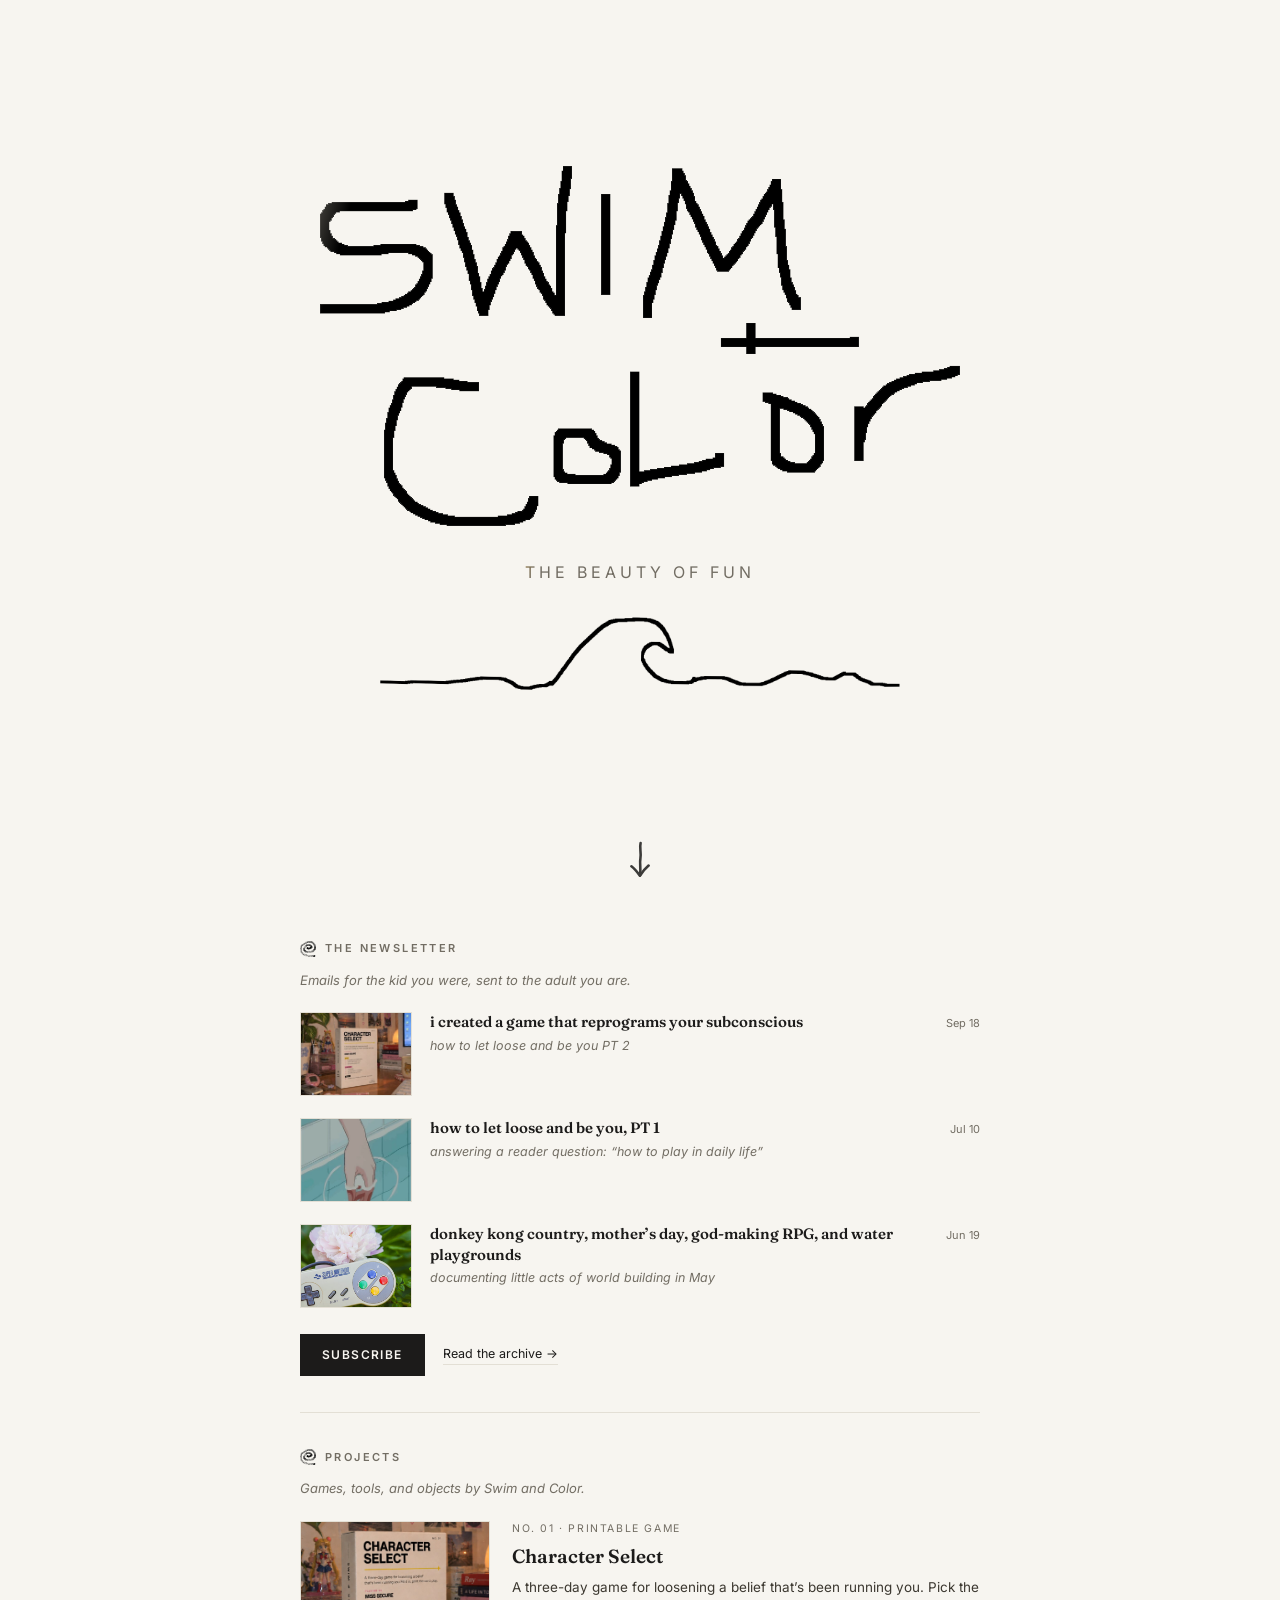
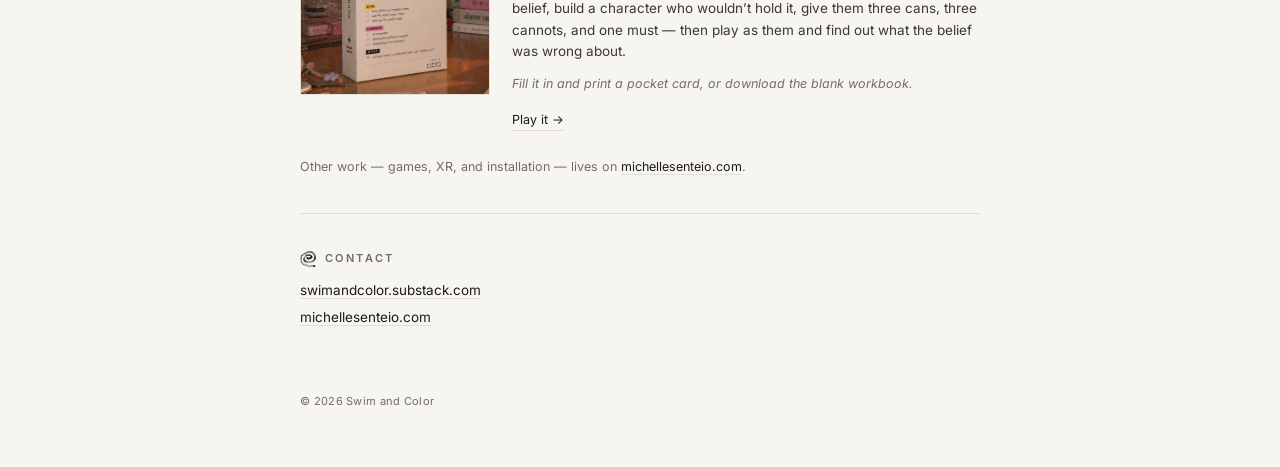
<file: index.html>
<!doctype html>
<html lang="en">
<head>
<meta charset="utf-8">
<meta name="viewport" content="width=device-width, initial-scale=1">
<title>Swim and Color — the beauty of fun</title>
<meta name="description" content="Swim and Color puts play first — games, writing, and things we haven’t thought of yet. By Michelle Senteio.">
<link rel="canonical" href="https://swimandcolor.com/">

<link rel="icon" type="image/png" sizes="32x32" href="images/favicon-32.png">
<link rel="icon" type="image/png" sizes="512x512" href="images/favicon-512.png">
<link rel="apple-touch-icon" href="images/apple-touch-icon.png">

<meta property="og:type" content="website">
<meta property="og:site_name" content="Swim and Color">
<meta property="og:title" content="Swim and Color">
<meta property="og:description" content="Swim and Color puts play first — games, writing, and things we haven’t thought of yet.">
<meta property="og:url" content="https://swimandcolor.com/">
<meta property="og:image" content="https://swimandcolor.com/images/og-image.jpg">

<meta name="twitter:card" content="summary_large_image">
<meta name="twitter:title" content="Swim and Color">
<meta name="twitter:description" content="Swim and Color puts play first — games, writing, and things we haven’t thought of yet.">
<meta name="twitter:image" content="https://swimandcolor.com/images/og-image.jpg">

<link rel="preconnect" href="https://fonts.googleapis.com">
<link rel="preconnect" href="https://fonts.gstatic.com" crossorigin>
<link href="https://fonts.googleapis.com/css2?family=Fraunces:opsz,wght@9..144,400;9..144,500;9..144,600&family=Inter:wght@400;500;600&display=swap" rel="stylesheet">
<link rel="stylesheet" href="styles.css?v=48b30e4d">
<script src="analytics.js?v=550cc758" async></script>

<script type="application/ld+json">
{
  "@context": "https://schema.org",
  "@type": "WebSite",
  "name": "Swim and Color",
  "url": "https://swimandcolor.com/",
  "description": "Swim and Color puts play first \u2014 games, writing, and things we haven\u2019t thought of yet.",
  "author": {
    "@type": "Person",
    "name": "Michelle Senteio",
    "url": "https://www.michellesenteio.com/"
  }
}
</script>
</head>
<body>

  <div class="container">

    <header class="hero">
      <h1 class="hero-mark" data-glint>
        <img src="images/swim-color-wordmark.png" alt="Swim and Color">
        <span class="glint glint-mark" aria-hidden="true"></span>
      </h1>
      <p class="hero-tag" data-glint>The beauty of fun</p>
      <div class="hero-wave" data-glint aria-hidden="true">
        <img src="images/swim-color-wave.png" alt="">
        <span class="glint glint-wave"></span>
      </div>
      <a class="hero-arrow" href="#newsletter" aria-label="Scroll down">
        <svg viewBox="0 0 24 38" aria-hidden="true" fill="none" stroke="currentColor" stroke-width="2.6" stroke-linecap="round" stroke-linejoin="round">
          <path d="M12.6 2c-1.3 5.2.9 10.1-.2 15.4-.9 4.6.6 9.7-.3 17"/>
          <path d="M3.4 25.3c3.3 2.5 5.6 5.4 8.5 9.4 2.6-3.9 5.1-7 8.7-10.1"/>
        </svg>
      </a>
    </header>

    <main>

      <section class="section" id="newsletter">
        <h2><img class="section-icon" src="images/swim-color-spiral.png" alt="" aria-hidden="true">The Newsletter</h2>
        <p class="section-intro">Emails for the kid you were, sent to the adult you are.</p>

        <ul class="post-list">
          <li>
            <a class="post" href="https://swimandcolor.substack.com/p/i-created-a-game-that-reprograms" target="_blank" rel="noopener">
              <span class="post-thumb">
                <img src="images/newsletter-reprograms.jpg" alt="" loading="lazy">
              </span>
              <span class="post-body">
                <span class="post-head">
                  <span class="post-title">i created a game that reprograms your subconscious</span>
                  <span class="post-date">Sep 18</span>
                </span>
                <span class="post-sub">how to let loose and be you PT 2</span>
              </span>
            </a>
          </li>
          <li>
            <a class="post" href="https://swimandcolor.substack.com/p/how-to-let-loose-and-be-you-pt-1" target="_blank" rel="noopener">
              <span class="post-thumb">
                <img src="images/newsletter-let-loose.jpg" alt="" loading="lazy">
              </span>
              <span class="post-body">
                <span class="post-head">
                  <span class="post-title">how to let loose and be you, PT 1</span>
                  <span class="post-date">Jul 10</span>
                </span>
                <span class="post-sub">answering a reader question: &ldquo;how to play in daily life&rdquo;</span>
              </span>
            </a>
          </li>
          <li>
            <a class="post" href="https://swimandcolor.substack.com/p/donkey-kong-country-mothers-day-god" target="_blank" rel="noopener">
              <span class="post-thumb">
                <img src="images/newsletter-donkey-kong.jpg" alt="" loading="lazy">
              </span>
              <span class="post-body">
                <span class="post-head">
                  <span class="post-title">donkey kong country, mother&rsquo;s day, god-making RPG, and water playgrounds</span>
                  <span class="post-date">Jun 19</span>
                </span>
                <span class="post-sub">documenting little acts of world building in May</span>
              </span>
            </a>
          </li>
        </ul>

        <div class="cta-row">
          <a class="btn" href="https://swimandcolor.substack.com/subscribe" target="_blank" rel="noopener">Subscribe</a>
          <a class="link-quiet" href="https://swimandcolor.substack.com" target="_blank" rel="noopener">Read the archive &rarr;</a>
        </div>
      </section>

      <div class="rule wide"></div>

      <section class="section" id="projects">
        <h2><img class="section-icon" src="images/swim-color-spiral.png" alt="" aria-hidden="true">Projects</h2>
        <p class="section-intro">Games, tools, and objects by Swim and Color.</p>
        <a class="project" href="character-select/">
          <span class="project-cover">
            <img src="images/character-select-cover.jpg" alt="Character Select — cover">
          </span>
          <span class="project-body">
            <span class="project-kicker">No. 01 &middot; Printable game</span>
            <span class="project-title">Character Select</span>
            <span class="project-desc">A three-day game for loosening a belief that&rsquo;s been running you. Pick the belief, build a character who wouldn&rsquo;t hold it, give them three cans, three cannots, and one must &mdash; then play as them and find out what the belief was wrong about.</span>
            <span class="project-note">Fill it in and print a pocket card, or download the blank workbook.</span>
            <span class="project-link">Play it <span class="arrow">&rarr;</span></span>
          </span>
        </a>

        <p class="project-aside">Other work &mdash; games, XR, and installation &mdash; lives on <a href="https://www.michellesenteio.com/games.html" target="_blank" rel="noopener">michellesenteio.com</a>.</p>
      </section>

      <div class="rule wide"></div>

      <section class="section" id="contact">
        <h2><img class="section-icon" src="images/swim-color-spiral.png" alt="" aria-hidden="true">Contact</h2>
        <ul class="contact">
          <li><a href="https://swimandcolor.substack.com" target="_blank" rel="noopener">swimandcolor.substack.com</a></li>
          <li><a href="https://www.michellesenteio.com/" target="_blank" rel="noopener">michellesenteio.com</a></li>
        </ul>
      </section>

    </main>

    <footer class="site-footer">
      <span>&copy; 2026 Swim and Color</span>
    </footer>

  </div>

  <script src="script.js?v=45ca3b3e"></script>
</body>
</html>
</file>
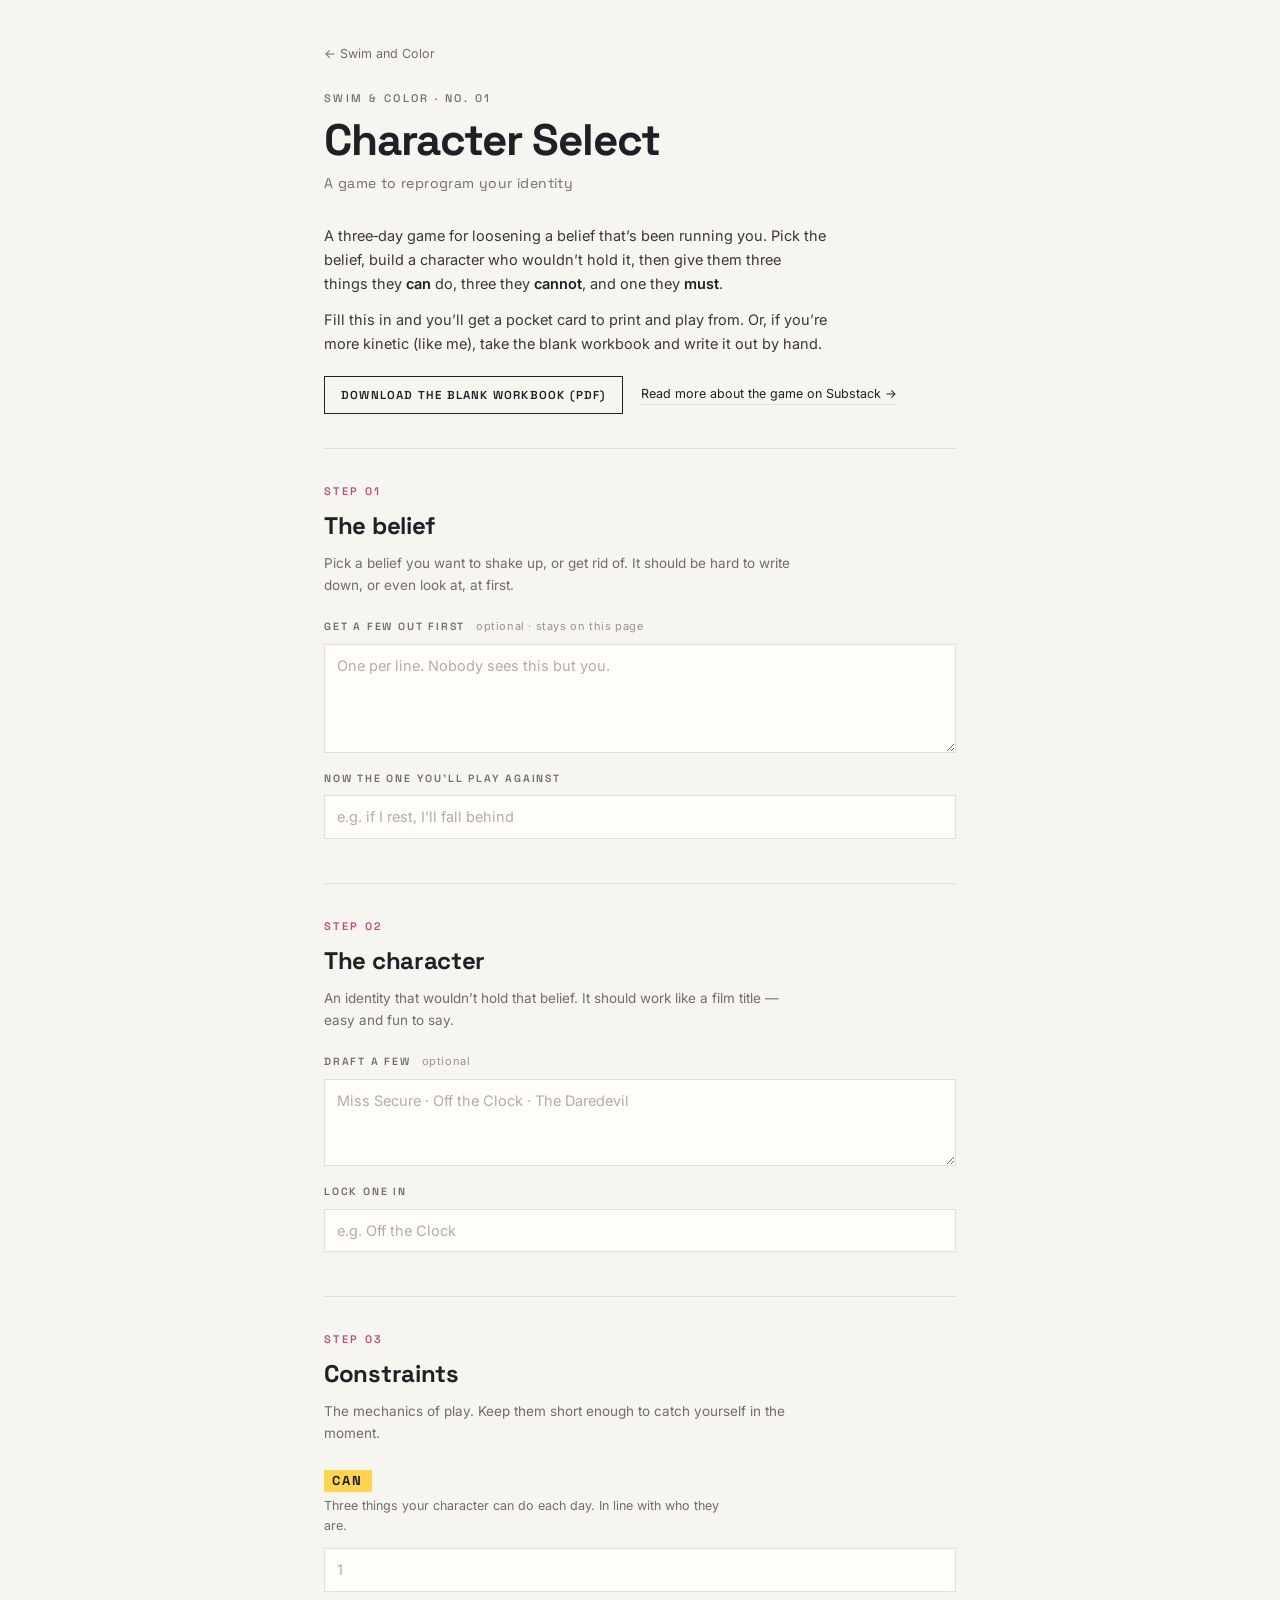
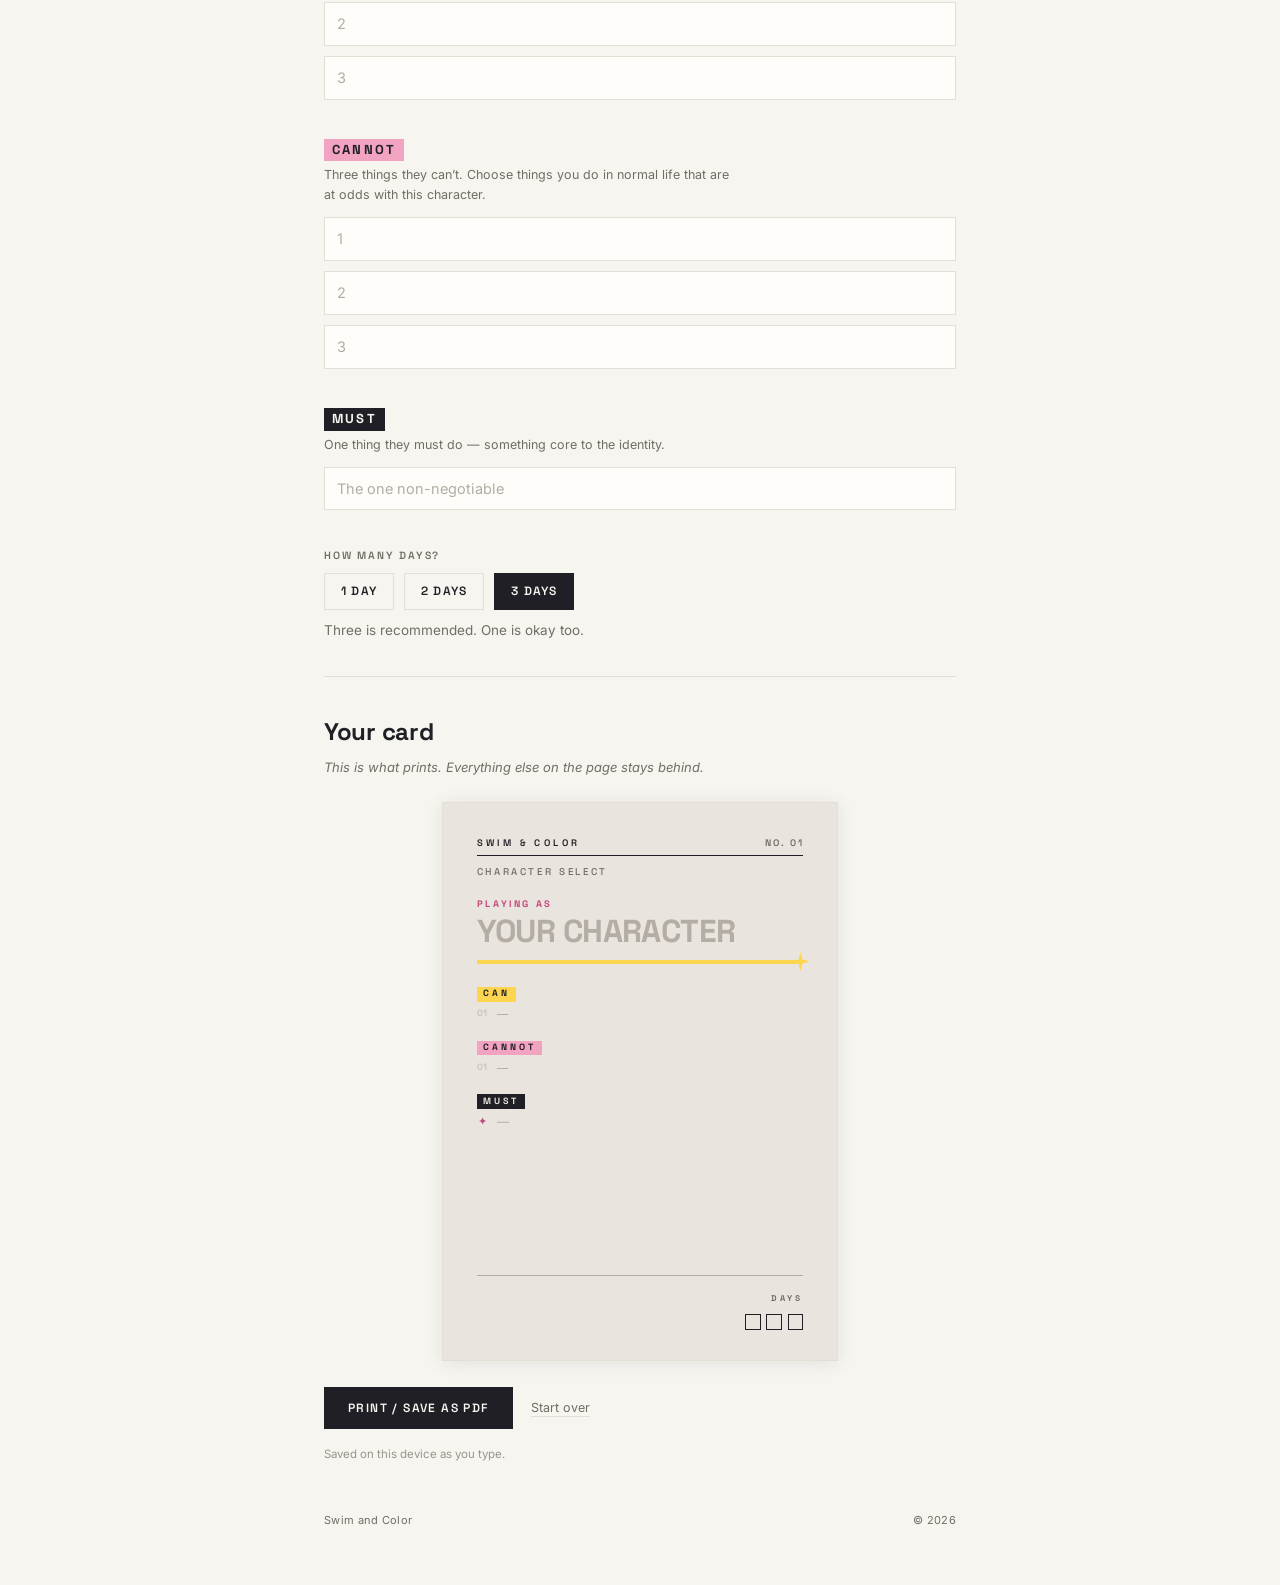
<file: character-select/index.html>
<!doctype html>
<html lang="en">
<head>
<meta charset="utf-8">
<meta name="viewport" content="width=device-width, initial-scale=1">
<title>Character Select — a game to reprogram your identity</title>
<meta name="description" content="Play Character Select, a three-day game from Swim and Color. Pick a belief, build a character who wouldn't hold it, and print a pocket card to play from.">
<link rel="canonical" href="https://swimandcolor.com/character-select/">

<link rel="icon" type="image/png" sizes="32x32" href="../images/favicon-32.png">
<link rel="icon" type="image/png" sizes="512x512" href="../images/favicon-512.png">
<link rel="apple-touch-icon" href="../images/apple-touch-icon.png">

<meta property="og:type" content="article">
<meta property="og:site_name" content="Swim and Color">
<meta property="og:title" content="Character Select">
<meta property="og:description" content="A three-day game for loosening a belief that's been running you.">
<meta property="og:url" content="https://swimandcolor.com/character-select/">
<meta property="og:image" content="https://swimandcolor.com/images/character-select-og.jpg">
<meta property="og:image:width" content="1200">
<meta property="og:image:height" content="630">
<meta property="og:image:alt" content="The Character Select box on a desk, filled in for a character called Miss Secure.">
<meta name="twitter:card" content="summary_large_image">
<meta name="twitter:title" content="Character Select">
<meta name="twitter:description" content="A three-day game for loosening a belief that's been running you.">
<meta name="twitter:image" content="https://swimandcolor.com/images/character-select-og.jpg">
<meta name="twitter:image:alt" content="The Character Select box on a desk, filled in for a character called Miss Secure.">

<link rel="preconnect" href="https://fonts.googleapis.com">
<link rel="preconnect" href="https://fonts.gstatic.com" crossorigin>
<link href="https://fonts.googleapis.com/css2?family=Space+Grotesk:wght@400;500;600;700&family=Inter:wght@400;500;600&display=swap" rel="stylesheet">
<link rel="stylesheet" href="play.css?v=f23279f7">
<script src="../analytics.js?v=550cc758" async></script>
</head>
<body>

<div class="wrap">

  <header class="ph">
    <a class="back" href="../">&larr; Swim and Color</a>
    <p class="ph-kicker">Swim &amp; Color <span class="dot">&middot;</span> No. 01</p>
    <h1 class="ph-title">Character Select</h1>
    <p class="ph-sub">A game to reprogram your identity</p>
  </header>

  <section class="intro">
    <p>A three&#8209;day game for loosening a belief that&rsquo;s been running you. Pick the belief, build a character who wouldn&rsquo;t hold it, then give them three things they <em>can</em> do, three they <em>cannot</em>, and one they <em>must</em>.</p>
    <p>Fill this in and you&rsquo;ll get a pocket card to print and play from. Or, if you&rsquo;re more kinetic (like me), take the blank workbook and write it out by hand.</p>
    <div class="intro-actions">
      <a class="pill" href="character-select.pdf" download>Download the blank workbook (PDF)</a>
      <a class="quiet" href="https://swimandcolor.substack.com" target="_blank" rel="noopener">Read more about the game on Substack &rarr;</a>
    </div>
  </section>

  <form id="game" autocomplete="off">

    <section class="step">
      <p class="step-no">Step 01</p>
      <h2>The belief</h2>
      <p class="step-help">Pick a belief you want to shake up, or get rid of. It should be hard to write down, or even look at, at first.</p>

      <label class="fl" for="brainstorm">Get a few out first <span class="opt">optional &middot; stays on this page</span></label>
      <textarea id="brainstorm" rows="4" placeholder="One per line. Nobody sees this but you."></textarea>

      <label class="fl" for="belief">Now the one you&rsquo;ll play against</label>
      <input type="text" id="belief" maxlength="120" placeholder="e.g. if I rest, I&rsquo;ll fall behind">
    </section>

    <section class="step">
      <p class="step-no">Step 02</p>
      <h2>The character</h2>
      <p class="step-help">An identity that wouldn&rsquo;t hold that belief. It should work like a film title &mdash; easy and fun to say.</p>

      <label class="fl" for="drafts">Draft a few <span class="opt">optional</span></label>
      <textarea id="drafts" rows="3" placeholder="Miss Secure &middot; Off the Clock &middot; The Daredevil"></textarea>

      <label class="fl" for="character">Lock one in</label>
      <input type="text" id="character" maxlength="40" placeholder="e.g. Off the Clock">
    </section>

    <section class="step">
      <p class="step-no">Step 03</p>
      <h2>Constraints</h2>
      <p class="step-help">The mechanics of play. Keep them short enough to catch yourself in the moment.</p>

      <div class="con">
        <p class="con-label can">Can</p>
        <p class="con-help">Three things your character can do each day. In line with who they are.</p>
        <input type="text" id="can1" maxlength="70" placeholder="1">
        <input type="text" id="can2" maxlength="70" placeholder="2">
        <input type="text" id="can3" maxlength="70" placeholder="3">
      </div>

      <div class="con">
        <p class="con-label cannot">Cannot</p>
        <p class="con-help">Three things they can&rsquo;t. Choose things you do in normal life that are at odds with this character.</p>
        <input type="text" id="cannot1" maxlength="70" placeholder="1">
        <input type="text" id="cannot2" maxlength="70" placeholder="2">
        <input type="text" id="cannot3" maxlength="70" placeholder="3">
      </div>

      <div class="con">
        <p class="con-label must">Must</p>
        <p class="con-help">One thing they must do &mdash; something core to the identity.</p>
        <input type="text" id="must" maxlength="70" placeholder="The one non-negotiable">
      </div>

      <p class="fl standalone">How many days?</p>
      <div class="days">
        <label><input type="radio" name="days" value="1"><span>1 day</span></label>
        <label><input type="radio" name="days" value="2"><span>2 days</span></label>
        <label><input type="radio" name="days" value="3" checked><span>3 days</span></label>
      </div>
      <p class="step-help tight">Three is recommended. One is okay too.</p>
    </section>

  </form>

  <section class="out">
    <h2 class="out-title">Your card</h2>
    <p class="out-help">This is what prints. Everything else on the page stays behind.</p>

    <div class="card-stage">
      <div class="card" id="card">
        <div class="card-head">
          <span>Swim &amp; Color</span>
          <span>No. 01</span>
        </div>

        <p class="card-game">Character Select</p>

        <p class="card-kicker">Playing as</p>
        <p class="card-name" id="c-name">Your character</p>

        <div class="card-rule">
          <svg viewBox="0 0 24 24" aria-hidden="true"><path d="M12 0 L14.4 9.6 L24 12 L14.4 14.4 L12 24 L9.6 14.4 L0 12 L9.6 9.6 Z"/></svg>
        </div>

        <div class="card-block">
          <p class="card-label">Can</p>
          <ol class="card-list" id="c-can"><li class="ph-li">&mdash;</li></ol>
        </div>

        <div class="card-block">
          <p class="card-label cannot">Cannot</p>
          <ol class="card-list" id="c-cannot"><li class="ph-li">&mdash;</li></ol>
        </div>

        <div class="card-block">
          <p class="card-label must">Must</p>
          <p class="card-must" id="c-must">&mdash;</p>
        </div>

        <div class="card-foot">
          <div class="card-days">
            <span class="card-label sm">Days</span>
            <span class="boxes" id="c-days"></span>
          </div>
        </div>
      </div>
    </div>

    <div class="out-actions">
      <button type="button" class="btn" id="print">Print / Save as PDF</button>
      <button type="button" class="quiet-btn" id="reset">Start over</button>
    </div>
    <p class="saved" id="saved">Saved on this device as you type.</p>
  </section>

  <footer class="pf">
    <a href="../">Swim and Color</a>
    <span>&copy; 2026</span>
  </footer>

</div>

<script src="play.js?v=51231a4f"></script>
</body>
</html>
</file>
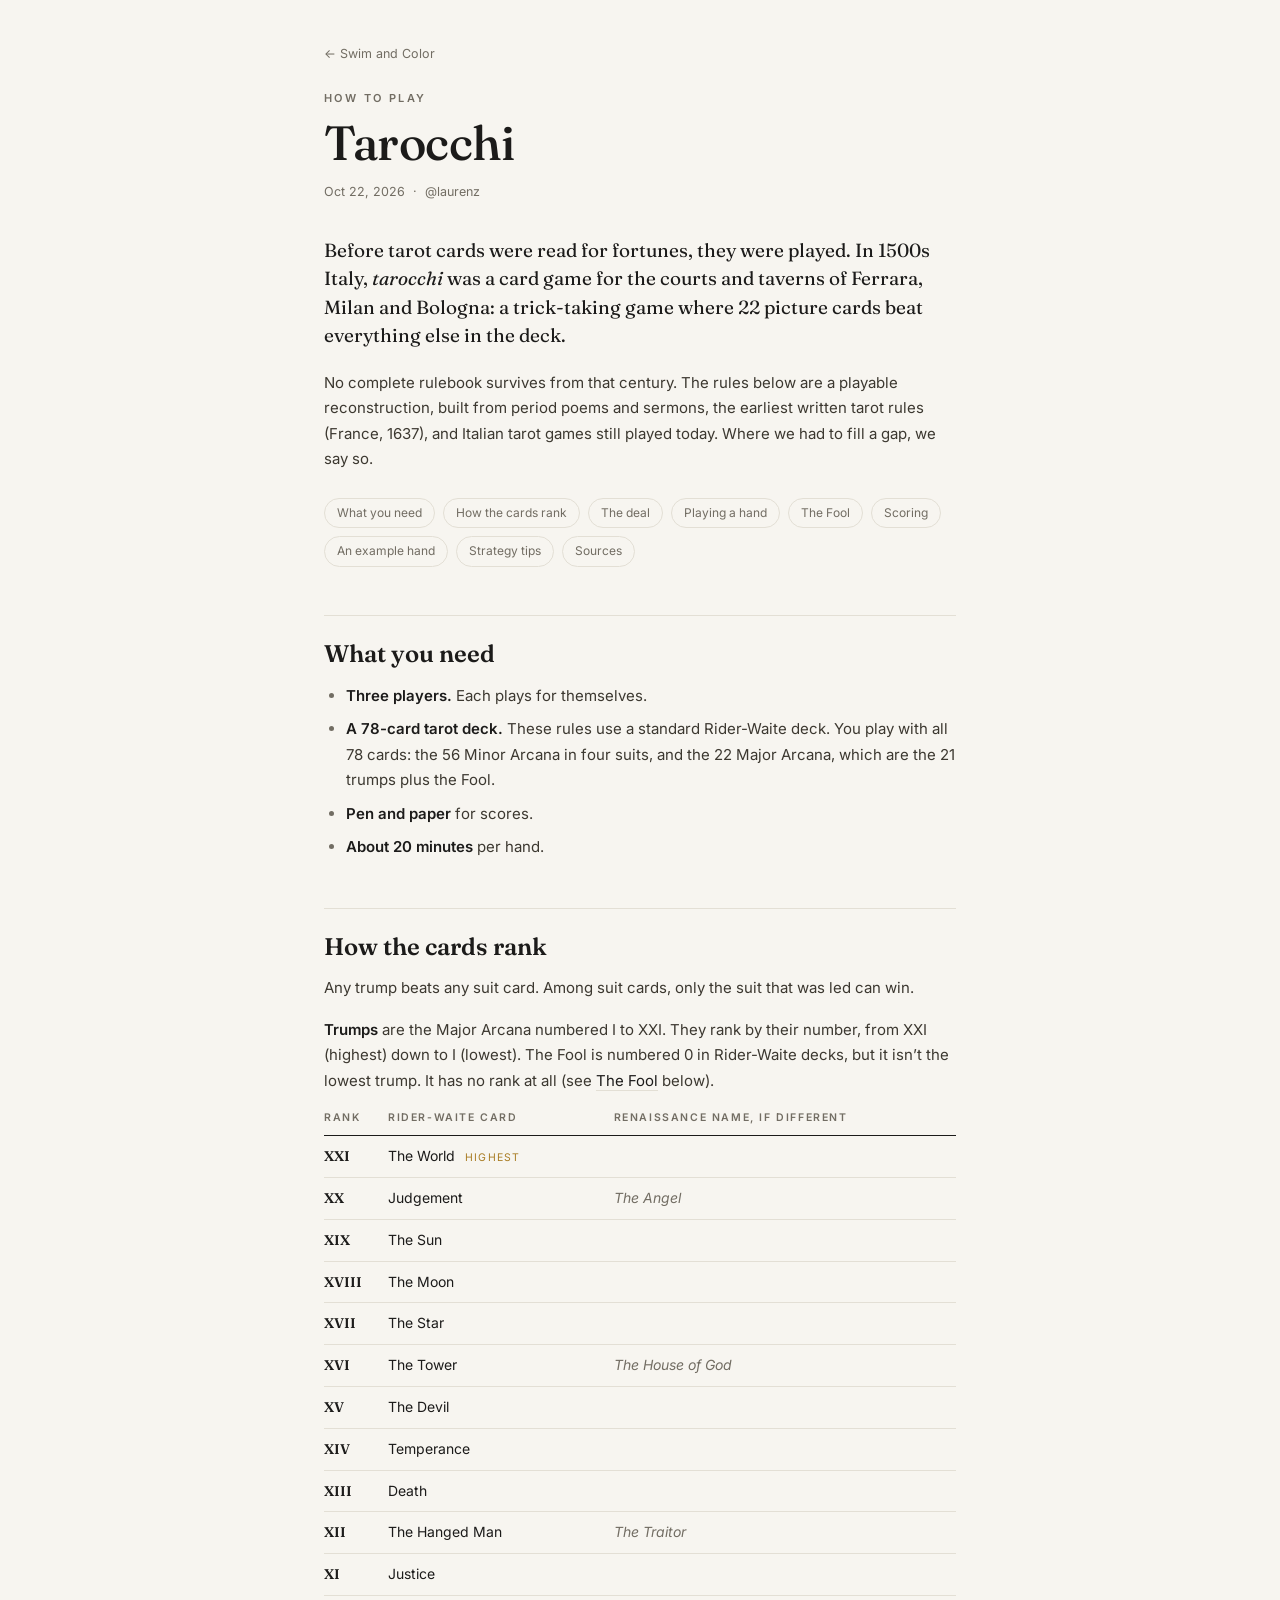
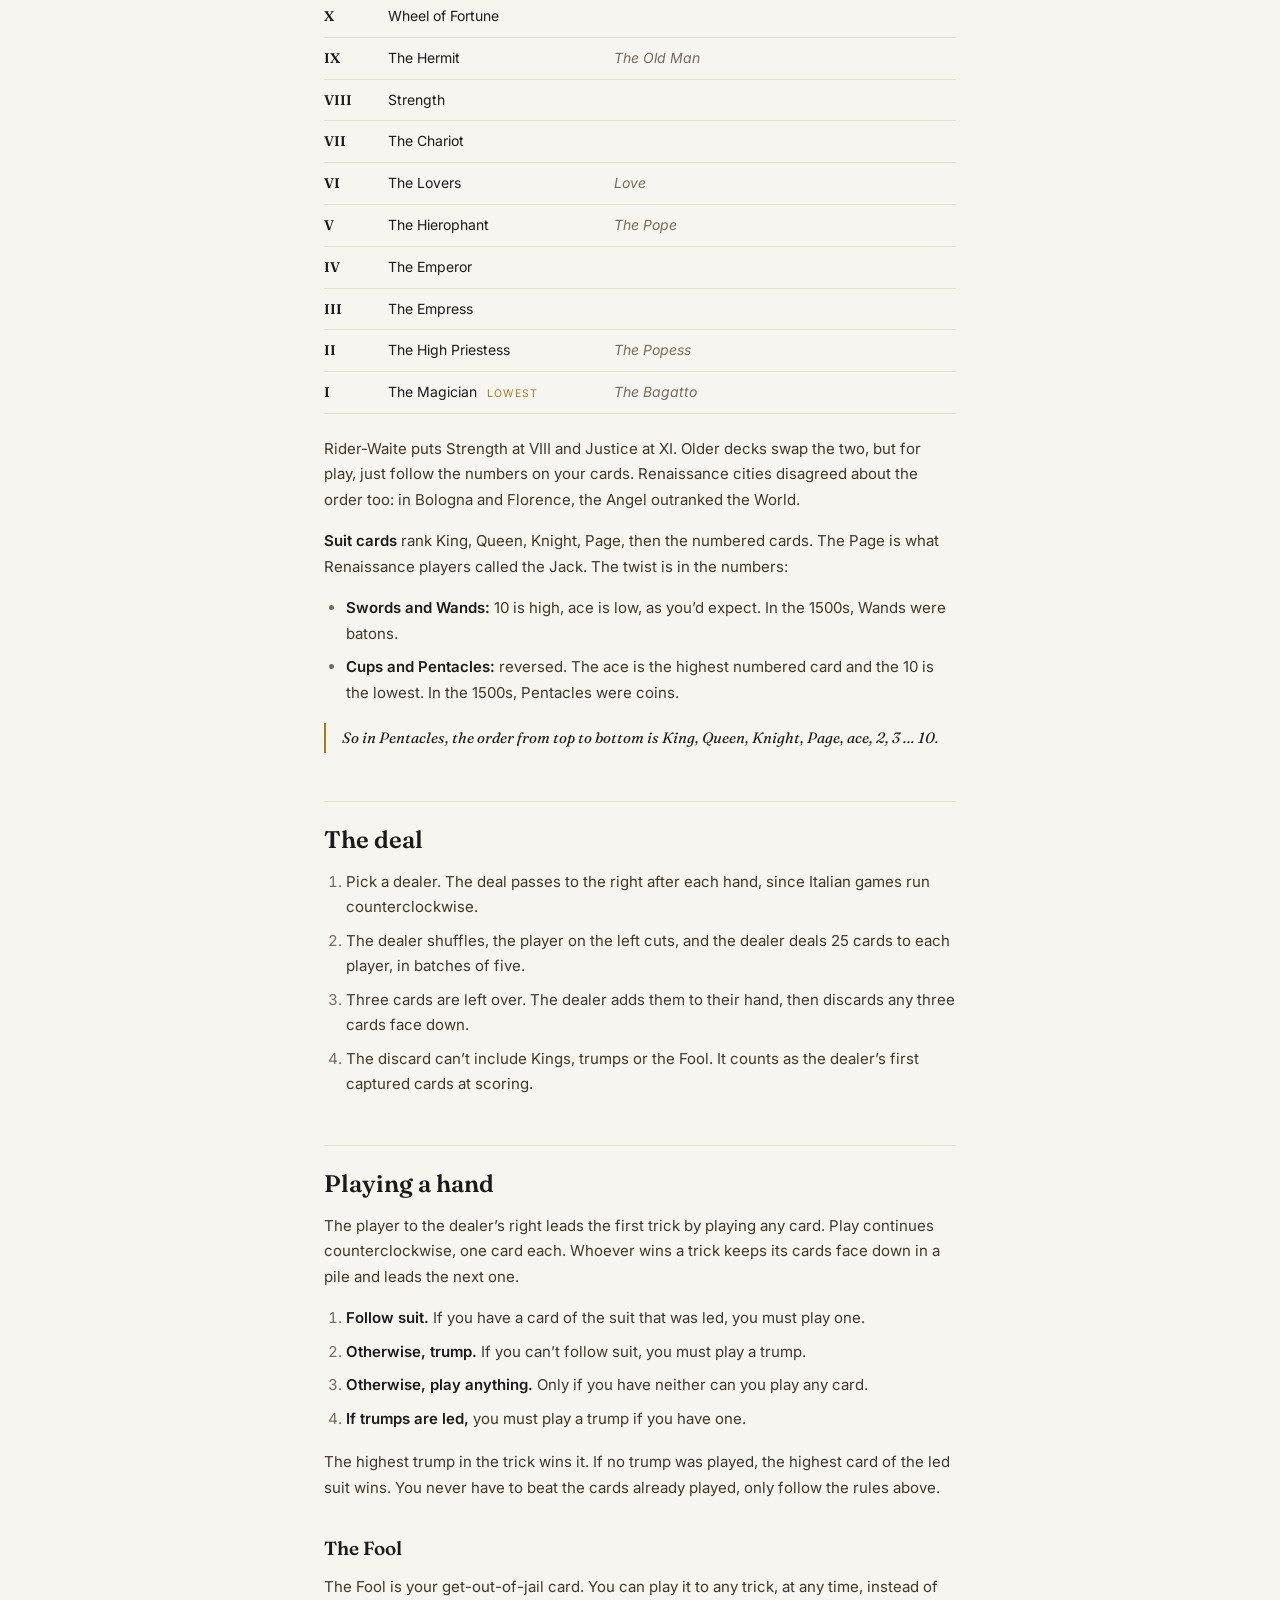
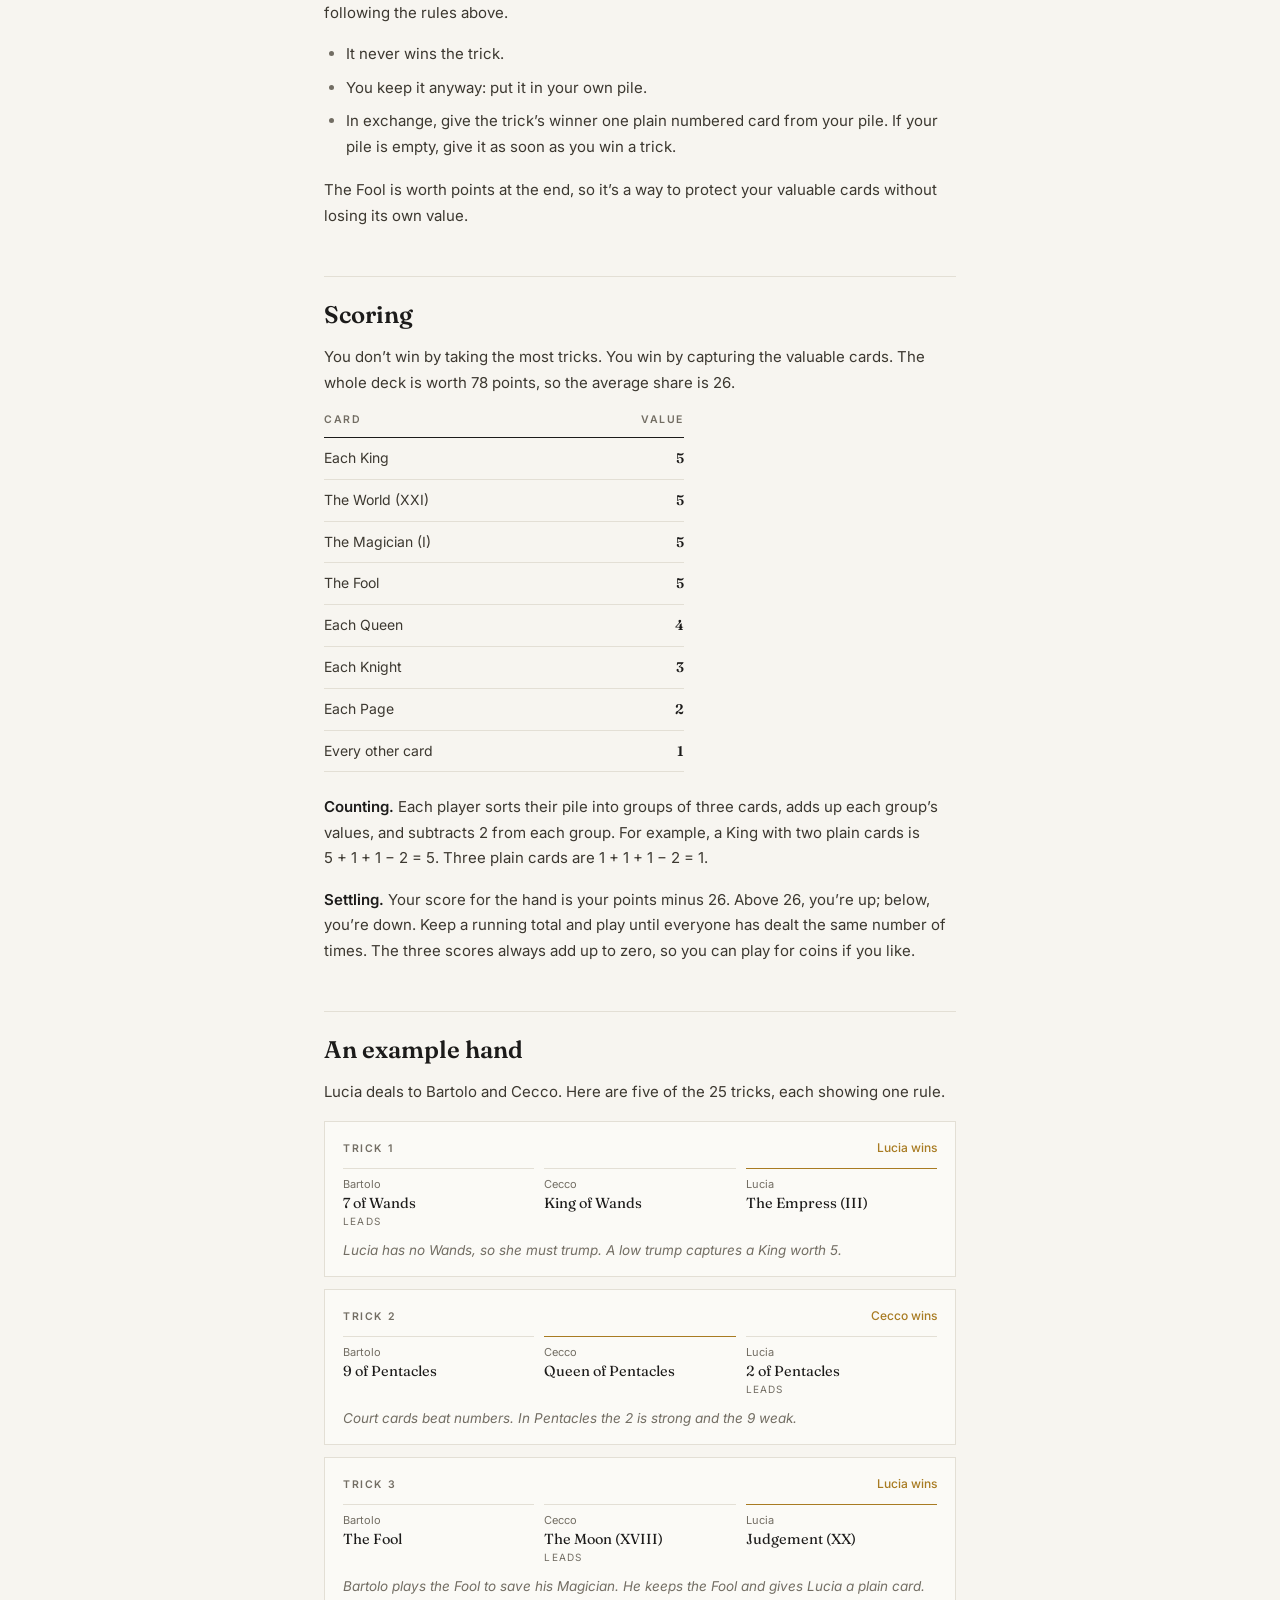
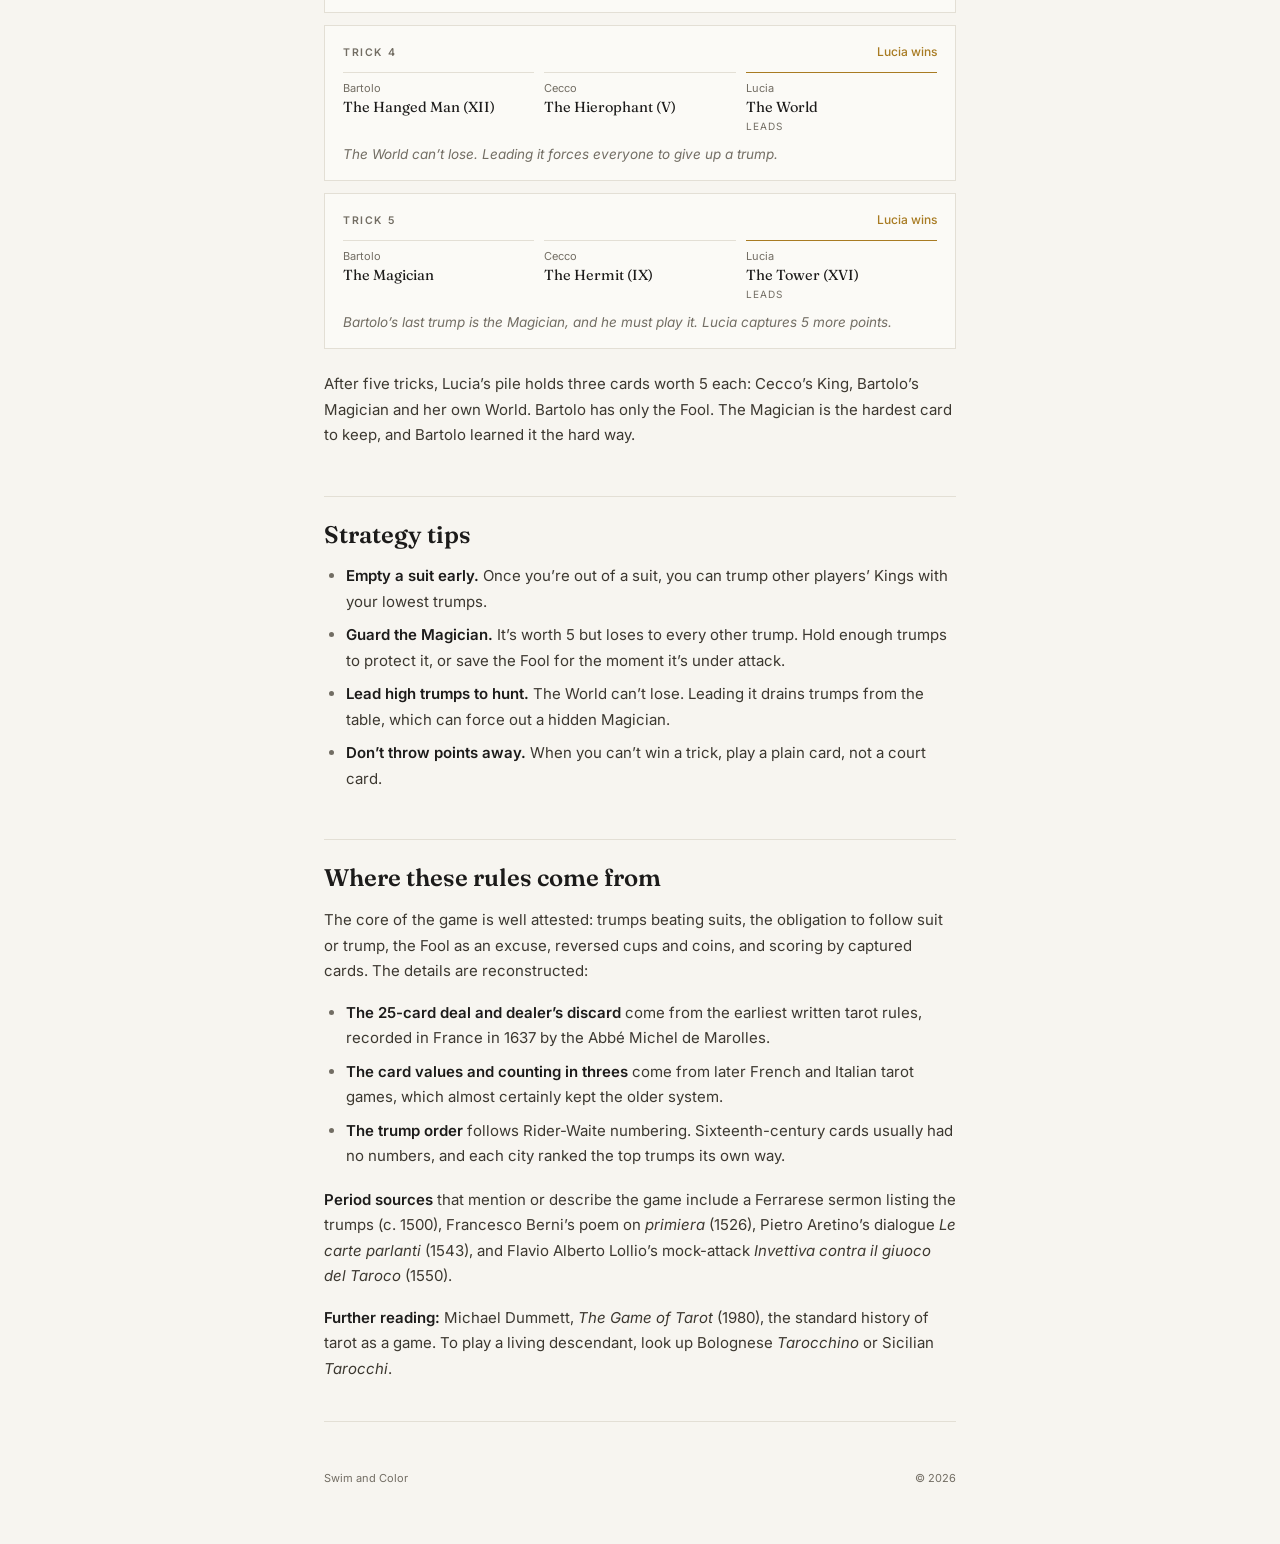
<file: tarocchi/index.html>
<!doctype html>
<html lang="en">
<head>
<meta charset="utf-8">
<meta name="viewport" content="width=device-width, initial-scale=1">
<title>How to Play Tarocchi — Swim and Color</title>
<meta name="description" content="Before tarot cards told fortunes, they were a card game. A playable reconstruction of tarocchi, the trick-taking game of 1500s Italy, for three players and a Rider-Waite deck.">
<link rel="canonical" href="https://swimandcolor.com/tarocchi/">

<link rel="icon" type="image/png" sizes="32x32" href="../images/favicon-32.png">
<link rel="icon" type="image/png" sizes="512x512" href="../images/favicon-512.png">
<link rel="apple-touch-icon" href="../images/apple-touch-icon.png">

<meta property="og:type" content="article">
<meta property="og:site_name" content="Swim and Color">
<meta property="og:title" content="How to Play Tarocchi">
<meta property="og:description" content="Before tarot cards told fortunes, they were a card game. Here’s how to play it with a Rider-Waite deck.">
<meta property="og:url" content="https://swimandcolor.com/tarocchi/">
<meta property="og:image" content="https://swimandcolor.com/images/og-image.jpg">
<meta name="twitter:card" content="summary_large_image">
<meta name="twitter:title" content="How to Play Tarocchi">
<meta name="twitter:description" content="Before tarot cards told fortunes, they were a card game. Here’s how to play it with a Rider-Waite deck.">
<meta name="twitter:image" content="https://swimandcolor.com/images/og-image.jpg">

<link rel="preconnect" href="https://fonts.googleapis.com">
<link rel="preconnect" href="https://fonts.gstatic.com" crossorigin>
<link href="https://fonts.googleapis.com/css2?family=Fraunces:ital,opsz,wght@0,9..144,400;0,9..144,500;0,9..144,600;1,9..144,400&family=Inter:wght@400;500;600&display=swap" rel="stylesheet">
<link rel="stylesheet" href="tarocchi.css?v=0595d014">
<script src="../analytics.js?v=550cc758" async></script>

<script type="application/ld+json">
{
  "@context": "https://schema.org",
  "@type": "Article",
  "headline": "How to Play Tarocchi",
  "datePublished": "2026-10-22",
  "url": "https://swimandcolor.com/tarocchi/",
  "publisher": {"@type": "Organization", "name": "Swim and Color", "url": "https://swimandcolor.com/"}
}
</script>
</head>
<body>

<div class="wrap">

  <header class="ah">
    <a class="back" href="../">&larr; Swim and Color</a>
    <p class="ah-kicker">How to play</p>
    <h1 class="ah-title">Tarocchi</h1>
    <p class="ah-meta">Oct 22, 2026 <span class="dot">&middot;</span> @laurenz</p>
  </header>

  <article class="prose">

    <p class="lead">Before tarot cards were read for fortunes, they were played. In 1500s Italy, <em>tarocchi</em> was a card game for the courts and taverns of Ferrara, Milan and Bologna: a trick-taking game where 22 picture cards beat everything else in the deck.</p>

    <p>No complete rulebook survives from that century. The rules below are a playable reconstruction, built from period poems and sermons, the earliest written tarot rules (France, 1637), and Italian tarot games still played today. Where we had to fill a gap, we say so.</p>

    <nav class="toc" aria-label="On this page">
      <a href="#need">What you need</a>
      <a href="#rank">How the cards rank</a>
      <a href="#deal">The deal</a>
      <a href="#play">Playing a hand</a>
      <a href="#fool">The Fool</a>
      <a href="#scoring">Scoring</a>
      <a href="#example">An example hand</a>
      <a href="#strategy">Strategy tips</a>
      <a href="#sources">Sources</a>
    </nav>

    <h2 id="need">What you need</h2>
    <ul>
      <li><strong>Three players.</strong> Each plays for themselves.</li>
      <li><strong>A 78-card tarot deck.</strong> These rules use a standard Rider-Waite deck. You play with all 78 cards: the 56 Minor Arcana in four suits, and the 22 Major Arcana, which are the 21 trumps plus the Fool.</li>
      <li><strong>Pen and paper</strong> for scores.</li>
      <li><strong>About 20 minutes</strong> per hand.</li>
    </ul>

    <h2 id="rank">How the cards rank</h2>
    <p>Any trump beats any suit card. Among suit cards, only the suit that was led can win.</p>
    <p><strong>Trumps</strong> are the Major Arcana numbered I to XXI. They rank by their number, from XXI (highest) down to I (lowest). The Fool is numbered 0 in Rider-Waite decks, but it isn&rsquo;t the lowest trump. It has no rank at all (see <a href="#fool">The Fool</a> below).</p>

    <div class="table-wrap">
      <table class="trumps">
        <thead>
          <tr><th>Rank</th><th>Rider-Waite card</th><th>Renaissance name, if different</th></tr>
        </thead>
        <tbody>
          <tr><td>XXI</td><td>The World <span class="note">highest</span></td><td></td></tr>
          <tr><td>XX</td><td>Judgement</td><td>The Angel</td></tr>
          <tr><td>XIX</td><td>The Sun</td><td></td></tr>
          <tr><td>XVIII</td><td>The Moon</td><td></td></tr>
          <tr><td>XVII</td><td>The Star</td><td></td></tr>
          <tr><td>XVI</td><td>The Tower</td><td>The House of God</td></tr>
          <tr><td>XV</td><td>The Devil</td><td></td></tr>
          <tr><td>XIV</td><td>Temperance</td><td></td></tr>
          <tr><td>XIII</td><td>Death</td><td></td></tr>
          <tr><td>XII</td><td>The Hanged Man</td><td>The Traitor</td></tr>
          <tr><td>XI</td><td>Justice</td><td></td></tr>
          <tr><td>X</td><td>Wheel of Fortune</td><td></td></tr>
          <tr><td>IX</td><td>The Hermit</td><td>The Old Man</td></tr>
          <tr><td>VIII</td><td>Strength</td><td></td></tr>
          <tr><td>VII</td><td>The Chariot</td><td></td></tr>
          <tr><td>VI</td><td>The Lovers</td><td>Love</td></tr>
          <tr><td>V</td><td>The Hierophant</td><td>The Pope</td></tr>
          <tr><td>IV</td><td>The Emperor</td><td></td></tr>
          <tr><td>III</td><td>The Empress</td><td></td></tr>
          <tr><td>II</td><td>The High Priestess</td><td>The Popess</td></tr>
          <tr><td>I</td><td>The Magician <span class="note">lowest</span></td><td>The <em>Bagatto</em></td></tr>
        </tbody>
      </table>
    </div>

    <p>Rider-Waite puts Strength at VIII and Justice at XI. Older decks swap the two, but for play, just follow the numbers on your cards. Renaissance cities disagreed about the order too: in Bologna and Florence, the Angel outranked the World.</p>

    <p><strong>Suit cards</strong> rank King, Queen, Knight, Page, then the numbered cards. The Page is what Renaissance players called the Jack. The twist is in the numbers:</p>
    <ul>
      <li><strong>Swords and Wands:</strong> 10 is high, ace is low, as you&rsquo;d expect. In the 1500s, Wands were batons.</li>
      <li><strong>Cups and Pentacles:</strong> reversed. The ace is the highest numbered card and the 10 is the lowest. In the 1500s, Pentacles were coins.</li>
    </ul>
    <p class="callout">So in Pentacles, the order from top to bottom is King, Queen, Knight, Page, ace, 2, 3 &hellip; 10.</p>

    <h2 id="deal">The deal</h2>
    <ol>
      <li>Pick a dealer. The deal passes to the right after each hand, since Italian games run counterclockwise.</li>
      <li>The dealer shuffles, the player on the left cuts, and the dealer deals 25 cards to each player, in batches of five.</li>
      <li>Three cards are left over. The dealer adds them to their hand, then discards any three cards face down.</li>
      <li>The discard can&rsquo;t include Kings, trumps or the Fool. It counts as the dealer&rsquo;s first captured cards at scoring.</li>
    </ol>

    <h2 id="play">Playing a hand</h2>
    <p>The player to the dealer&rsquo;s right leads the first trick by playing any card. Play continues counterclockwise, one card each. Whoever wins a trick keeps its cards face down in a pile and leads the next one.</p>
    <ol>
      <li><strong>Follow suit.</strong> If you have a card of the suit that was led, you must play one.</li>
      <li><strong>Otherwise, trump.</strong> If you can&rsquo;t follow suit, you must play a trump.</li>
      <li><strong>Otherwise, play anything.</strong> Only if you have neither can you play any card.</li>
      <li><strong>If trumps are led,</strong> you must play a trump if you have one.</li>
    </ol>
    <p>The highest trump in the trick wins it. If no trump was played, the highest card of the led suit wins. You never have to beat the cards already played, only follow the rules above.</p>

    <h3 id="fool">The Fool</h3>
    <p>The Fool is your get-out-of-jail card. You can play it to any trick, at any time, instead of following the rules above.</p>
    <ul>
      <li>It never wins the trick.</li>
      <li>You keep it anyway: put it in your own pile.</li>
      <li>In exchange, give the trick&rsquo;s winner one plain numbered card from your pile. If your pile is empty, give it as soon as you win a trick.</li>
    </ul>
    <p>The Fool is worth points at the end, so it&rsquo;s a way to protect your valuable cards without losing its own value.</p>

    <h2 id="scoring">Scoring</h2>
    <p>You don&rsquo;t win by taking the most tricks. You win by capturing the valuable cards. The whole deck is worth 78 points, so the average share is 26.</p>

    <div class="table-wrap">
      <table class="values">
        <thead>
          <tr><th>Card</th><th>Value</th></tr>
        </thead>
        <tbody>
          <tr><td>Each King</td><td>5</td></tr>
          <tr><td>The World (XXI)</td><td>5</td></tr>
          <tr><td>The Magician (I)</td><td>5</td></tr>
          <tr><td>The Fool</td><td>5</td></tr>
          <tr><td>Each Queen</td><td>4</td></tr>
          <tr><td>Each Knight</td><td>3</td></tr>
          <tr><td>Each Page</td><td>2</td></tr>
          <tr><td>Every other card</td><td>1</td></tr>
        </tbody>
      </table>
    </div>

    <p><strong>Counting.</strong> Each player sorts their pile into groups of three cards, adds up each group&rsquo;s values, and subtracts 2 from each group. For example, a King with two plain cards is 5&nbsp;+&nbsp;1&nbsp;+&nbsp;1&nbsp;&minus;&nbsp;2&nbsp;=&nbsp;5. Three plain cards are 1&nbsp;+&nbsp;1&nbsp;+&nbsp;1&nbsp;&minus;&nbsp;2&nbsp;=&nbsp;1.</p>
    <p><strong>Settling.</strong> Your score for the hand is your points minus 26. Above 26, you&rsquo;re up; below, you&rsquo;re down. Keep a running total and play until everyone has dealt the same number of times. The three scores always add up to zero, so you can play for coins if you like.</p>

    <h2 id="example">An example hand</h2>
    <p>Lucia deals to Bartolo and Cecco. Here are five of the 25 tricks, each showing one rule.</p>

    <ol class="tricks">
      <li>
        <p class="trick-head"><span class="trick-no">Trick 1</span> <span class="trick-win">Lucia wins</span></p>
        <dl class="trick-cards">
          <div><dt>Bartolo</dt><dd>7 of Wands <span class="lead-tag">leads</span></dd></div>
          <div><dt>Cecco</dt><dd>King of Wands</dd></div>
          <div class="won"><dt>Lucia</dt><dd>The Empress (III)</dd></div>
        </dl>
        <p class="trick-why">Lucia has no Wands, so she must trump. A low trump captures a King worth 5.</p>
      </li>
      <li>
        <p class="trick-head"><span class="trick-no">Trick 2</span> <span class="trick-win">Cecco wins</span></p>
        <dl class="trick-cards">
          <div><dt>Bartolo</dt><dd>9 of Pentacles</dd></div>
          <div class="won"><dt>Cecco</dt><dd>Queen of Pentacles</dd></div>
          <div><dt>Lucia</dt><dd>2 of Pentacles <span class="lead-tag">leads</span></dd></div>
        </dl>
        <p class="trick-why">Court cards beat numbers. In Pentacles the 2 is strong and the 9 weak.</p>
      </li>
      <li>
        <p class="trick-head"><span class="trick-no">Trick 3</span> <span class="trick-win">Lucia wins</span></p>
        <dl class="trick-cards">
          <div><dt>Bartolo</dt><dd>The Fool</dd></div>
          <div><dt>Cecco</dt><dd>The Moon (XVIII) <span class="lead-tag">leads</span></dd></div>
          <div class="won"><dt>Lucia</dt><dd>Judgement (XX)</dd></div>
        </dl>
        <p class="trick-why">Bartolo plays the Fool to save his Magician. He keeps the Fool and gives Lucia a plain card.</p>
      </li>
      <li>
        <p class="trick-head"><span class="trick-no">Trick 4</span> <span class="trick-win">Lucia wins</span></p>
        <dl class="trick-cards">
          <div><dt>Bartolo</dt><dd>The Hanged Man (XII)</dd></div>
          <div><dt>Cecco</dt><dd>The Hierophant (V)</dd></div>
          <div class="won"><dt>Lucia</dt><dd>The World <span class="lead-tag">leads</span></dd></div>
        </dl>
        <p class="trick-why">The World can&rsquo;t lose. Leading it forces everyone to give up a trump.</p>
      </li>
      <li>
        <p class="trick-head"><span class="trick-no">Trick 5</span> <span class="trick-win">Lucia wins</span></p>
        <dl class="trick-cards">
          <div><dt>Bartolo</dt><dd>The Magician</dd></div>
          <div><dt>Cecco</dt><dd>The Hermit (IX)</dd></div>
          <div class="won"><dt>Lucia</dt><dd>The Tower (XVI) <span class="lead-tag">leads</span></dd></div>
        </dl>
        <p class="trick-why">Bartolo&rsquo;s last trump is the Magician, and he must play it. Lucia captures 5 more points.</p>
      </li>
    </ol>

    <p>After five tricks, Lucia&rsquo;s pile holds three cards worth 5 each: Cecco&rsquo;s King, Bartolo&rsquo;s Magician and her own World. Bartolo has only the Fool. The Magician is the hardest card to keep, and Bartolo learned it the hard way.</p>

    <h2 id="strategy">Strategy tips</h2>
    <ul>
      <li><strong>Empty a suit early.</strong> Once you&rsquo;re out of a suit, you can trump other players&rsquo; Kings with your lowest trumps.</li>
      <li><strong>Guard the Magician.</strong> It&rsquo;s worth 5 but loses to every other trump. Hold enough trumps to protect it, or save the Fool for the moment it&rsquo;s under attack.</li>
      <li><strong>Lead high trumps to hunt.</strong> The World can&rsquo;t lose. Leading it drains trumps from the table, which can force out a hidden Magician.</li>
      <li><strong>Don&rsquo;t throw points away.</strong> When you can&rsquo;t win a trick, play a plain card, not a court card.</li>
    </ul>

    <h2 id="sources">Where these rules come from</h2>
    <p>The core of the game is well attested: trumps beating suits, the obligation to follow suit or trump, the Fool as an excuse, reversed cups and coins, and scoring by captured cards. The details are reconstructed:</p>
    <ul>
      <li><strong>The 25-card deal and dealer&rsquo;s discard</strong> come from the earliest written tarot rules, recorded in France in 1637 by the Abb&eacute; Michel de Marolles.</li>
      <li><strong>The card values and counting in threes</strong> come from later French and Italian tarot games, which almost certainly kept the older system.</li>
      <li><strong>The trump order</strong> follows Rider-Waite numbering. Sixteenth-century cards usually had no numbers, and each city ranked the top trumps its own way.</li>
    </ul>
    <p><strong>Period sources</strong> that mention or describe the game include a Ferrarese sermon listing the trumps (c.&nbsp;1500), Francesco Berni&rsquo;s poem on <em>primiera</em> (1526), Pietro Aretino&rsquo;s dialogue <em>Le carte parlanti</em> (1543), and Flavio Alberto Lollio&rsquo;s mock-attack <em>Invettiva contra il giuoco del Taroco</em> (1550).</p>
    <p><strong>Further reading:</strong> Michael Dummett, <em>The Game of Tarot</em> (1980), the standard history of tarot as a game. To play a living descendant, look up Bolognese <em>Tarocchino</em> or Sicilian <em>Tarocchi</em>.</p>

  </article>

  <footer class="af">
    <a href="../">Swim and Color</a>
    <span>&copy; 2026</span>
  </footer>

</div>

</body>
</html>
</file>
<file: styles.css>
:root{
  --ink:#1C1B1A;
  --muted:#726D63;
  --paper:#F7F5F0;
  --line:#E3DFD5;
  --body:#3C3830;

  --pool:#3B8EA5;

  --serif:'Fraunces',Georgia,'Times New Roman',serif;
  --sans:'Inter',-apple-system,BlinkMacSystemFont,'Segoe UI',sans-serif;
  --max:680px;
}

*{box-sizing:border-box}
html,body{margin:0;padding:0}
html{color-scheme:light}

body{
  background:var(--paper);
  color:var(--ink);
  font-family:var(--sans);
  line-height:1.6;
  -webkit-font-smoothing:antialiased;
}

.container{padding:0 24px}

header.hero,
main,
footer.site-footer{
  max-width:var(--max);
  margin:0 auto;
}

a{color:inherit}

/* ---------- HERO ---------- */
/* fills the first screen; script.js carries a downward scroll from here straight to <main> */
header.hero{
  --hero-w:min(640px, 100%, max(180px, calc((100vh - 230px) * 1.47)));
  position:relative;
  min-height:100vh;
  display:flex;
  flex-direction:column;
  justify-content:center;
  padding:48px 0 90px;
  text-align:center;
}

/* svh ignores the mobile address bar, so the hero keeps one height as the bar hides */
@supports (height:100svh){
  header.hero{
    --hero-w:min(640px, 100%, max(180px, calc((100svh - 230px) * 1.47)));
    min-height:100svh;
  }
}

.hero-mark{
  position:relative;
  width:var(--hero-w);
  margin:0 auto;
  line-height:0;
}

.hero-mark img{
  width:100%;
  height:auto;
  display:block;
}

.hero-tag{
  width:fit-content;
  font-size:16px;
  letter-spacing:4px;
  text-transform:uppercase;
  color:var(--muted);
  margin:34px auto 0;
}

.hero-wave{
  position:relative;
  width:calc(var(--hero-w) * .82);
  margin:30px auto 0;
  line-height:0;
}

.hero-wave img{
  width:100%;
  height:auto;
  display:block;
}

/* hand-drawn arrow at the foot of the opening screen; the extra bottom padding keeps it clear of the wave */
.hero-arrow{
  position:absolute;
  left:50%;
  bottom:12px;
  width:48px;
  height:56px;
  margin-left:-24px;
  display:flex;
  align-items:center;
  justify-content:center;
  color:var(--ink);
  opacity:.85;
  transition:opacity .2s ease;
}

.hero-arrow:hover{opacity:1}

.hero-arrow:focus-visible{
  opacity:1;
  outline:2px solid var(--ink);
  outline-offset:2px;
  border-radius:24px;
}

.hero-arrow svg{
  width:24px;
  height:38px;
  display:block;
  animation:hero-arrow 2.4s ease-in-out infinite;
}

@keyframes hero-arrow{
  0%,100%{transform:translateY(0)}
  50%{transform:translateY(6px)}
}

@media (prefers-reduced-motion: reduce){
  .hero-arrow svg{animation:none}
}

/* phones run out of width before height, so the wave matches the wordmark instead of trailing it */
@media (max-width:560px){
  header.hero{padding:40px 0 64px}
  .hero-tag{font-size:14px;letter-spacing:3px;margin-top:26px}
  .hero-wave{width:var(--hero-w);margin-top:24px}
}

/* ---------- GLINT ---------- */
/* script.js moves --glint from .15 (just off the left) to .85 (just off the right) as the page scrolls */
.glint{
  display:none;
  position:absolute;
  inset:0;
  pointer-events:none;
  background:linear-gradient(105deg,rgba(255,247,228,0) 44%,rgba(255,247,228,.96) 50%,rgba(255,247,228,0) 56%) no-repeat;
  background-size:300% 100%;
  background-position:calc(100% - var(--glint, .15) * 100%) 0;
}

.glint-on .glint{display:block}

.glint-mark{
  -webkit-mask:url(images/swim-color-wordmark.png) 0 0/100% 100% no-repeat;
          mask:url(images/swim-color-wordmark.png) 0 0/100% 100% no-repeat;
}

.glint-wave{
  -webkit-mask:url(images/swim-color-wave.png) 0 0/100% 100% no-repeat;
          mask:url(images/swim-color-wave.png) 0 0/100% 100% no-repeat;
}

/* cream light would wash grey type into the paper, so the tagline catches gold instead */
.glint-on .hero-tag{
  color:transparent;
  background:linear-gradient(105deg,var(--muted) 42%,#A87B22 46%,#E6BE55 50%,#A87B22 54%,var(--muted) 58%) no-repeat;
  background-size:300% 100%;
  background-position:calc(100% - var(--glint, .15) * 100%) 0;
  -webkit-background-clip:text;
          background-clip:text;
}

/* ---------- SECTIONS ---------- */
main{padding:40px 0 8px}

.section{margin-bottom:8px}

.section h2{
  display:flex;
  align-items:center;
  gap:9px;
  font-family:var(--sans);
  font-weight:600;
  font-size:11px;
  letter-spacing:2.4px;
  text-transform:uppercase;
  color:var(--muted);
  margin:0 0 12px;
}

.section-icon{
  width:16px;
  height:auto;
  flex-shrink:0;
  display:block;
}

.section-intro{
  font-size:13px;
  color:var(--muted);
  font-style:italic;
  margin:0 0 22px;
}

.rule{height:1px;background:var(--line);margin:22px 0}
.rule.wide{margin:36px 0}

/* ---------- ABOUT ---------- */
.lede{
  font-size:14.5px;
  color:var(--body);
  line-height:1.65;
  margin:0 0 14px;
  max-width:56ch;
}

.lede:last-child{margin-bottom:0}

.lede a{
  color:var(--ink);
  text-decoration:none;
  border-bottom:1px solid var(--line);
}

.lede a:hover{border-bottom-color:var(--ink)}

/* ---------- POST LIST ---------- */
ul.post-list{list-style:none;margin:0;padding:0}

ul.post-list li{margin-bottom:22px}
ul.post-list li:last-child{margin-bottom:0}

.post{
  display:flex;
  align-items:flex-start;
  gap:18px;
  text-decoration:none;
  color:inherit;
}

/* covers come in every shape from Substack, so each is cropped to the same frame */
.post-thumb{
  flex-shrink:0;
  width:112px;
  aspect-ratio:4/3;
  display:block;
  border:1px solid var(--line);
  overflow:hidden;
  line-height:0;
}

.post-thumb img{
  width:100%;
  height:100%;
  object-fit:cover;
  display:block;
  transition:transform .3s ease;
}

.post:hover .post-thumb img{transform:scale(1.03)}

.post-body{
  flex:1;
  min-width:0;
  display:block;
}

.post-head{
  display:flex;
  justify-content:space-between;
  align-items:baseline;
  gap:14px;
}

.post-title{
  font-family:var(--serif);
  font-weight:600;
  font-size:15px;
  color:var(--ink);
  line-height:1.35;
}

.post:hover .post-title{text-decoration:underline}

.post-date{
  font-size:11px;
  color:var(--muted);
  white-space:nowrap;
  flex-shrink:0;
}

.post-sub{
  display:block;
  font-size:12.5px;
  color:var(--muted);
  font-style:italic;
  margin:3px 0 0;
}

@media (max-width:560px){
  .post{gap:14px}
  .post-thumb{width:84px}
}

/* ---------- CTA ---------- */
.cta-row{
  display:flex;
  align-items:center;
  gap:18px;
  flex-wrap:wrap;
  margin-top:26px;
}

.btn{
  display:inline-block;
  background:var(--ink);
  color:var(--paper);
  font-size:12px;
  font-weight:600;
  letter-spacing:1.4px;
  text-transform:uppercase;
  text-decoration:none;
  padding:11px 22px;
  transition:background .2s ease;
}

.btn:hover{background:var(--pool)}

.link-quiet{
  font-size:12.5px;
  color:var(--ink);
  text-decoration:none;
  border-bottom:1px solid var(--line);
}

.link-quiet:hover{border-bottom-color:var(--ink)}

/* ---------- PROJECT CARD ---------- */
.project{
  display:flex;
  gap:22px;
  align-items:flex-start;
  text-decoration:none;
  color:inherit;
}

.project-cover{
  flex-shrink:0;
  width:190px;
  display:block;
  border:1px solid var(--line);
  overflow:hidden;
  line-height:0;
}

.project-cover img{
  width:100%;
  height:auto;
  display:block;
  transition:transform .3s ease;
}

.project:hover .project-cover img{transform:scale(1.03)}

.project + .project{margin-top:30px}

/* a set-in-type tarot card for pages without a cover photo */
.project-cover-type{
  aspect-ratio:3/2;
  display:flex;
  flex-direction:column;
  align-items:center;
  justify-content:center;
  gap:6px;
  line-height:1;
  background:#FBFAF6;
  box-shadow:inset 0 0 0 6px var(--paper), inset 0 0 0 7px var(--line);
  transition:box-shadow .3s ease;
}

.project:hover .project-cover-type{box-shadow:inset 0 0 0 6px var(--paper), inset 0 0 0 7px var(--ink)}

.tc-num{
  font-family:var(--serif);
  font-weight:500;
  font-size:40px;
  letter-spacing:1px;
}

.tc-name{
  font-size:10px;
  letter-spacing:2.4px;
  text-transform:uppercase;
  color:var(--muted);
}

.project-body{
  flex:1;
  min-width:0;
  display:block;
}

.project-kicker{
  display:block;
  font-size:10.5px;
  letter-spacing:1.6px;
  text-transform:uppercase;
  color:var(--muted);
  margin-bottom:7px;
}

.project-title{
  display:block;
  font-family:var(--serif);
  font-weight:600;
  font-size:19px;
  line-height:1.2;
  margin-bottom:9px;
}

.project:hover .project-title{text-decoration:underline}

.project-desc{
  display:block;
  font-size:13.5px;
  color:var(--body);
  line-height:1.6;
  margin-bottom:12px;
}

.project-note{
  display:block;
  font-size:12.5px;
  color:var(--muted);
  font-style:italic;
  line-height:1.5;
  margin-bottom:12px;
}

.project-link{
  display:inline-block;
  font-size:12.5px;
  color:var(--ink);
  border-bottom:1px solid var(--line);
}

.project:hover .project-link{border-bottom-color:var(--ink)}

.project-link .arrow{
  display:inline-block;
  transition:margin-left .2s ease;
}

.project:hover .project-link .arrow{margin-left:5px}

.project-aside{
  font-size:12.5px;
  color:var(--muted);
  margin:26px 0 0;
}

.project-aside a{color:var(--ink);text-decoration:none;border-bottom:1px solid var(--line)}
.project-aside a:hover{border-bottom-color:var(--ink)}

@media (max-width:560px){
  .project{flex-direction:column;gap:18px}
  .project-cover{width:100%;max-width:280px}
}

/* ---------- CONTACT ---------- */
ul.contact{list-style:none;margin:0;padding:0}
ul.contact li{margin-bottom:6px;font-size:13.5px}
ul.contact li:last-child{margin-bottom:0}
ul.contact a{color:var(--ink);text-decoration:none;border-bottom:1px solid var(--line)}
ul.contact a:hover{border-bottom-color:var(--ink)}

/* ---------- FOOTER ---------- */
.site-footer{
  padding:48px 0 56px;
  font-size:11px;
  color:var(--muted);
  letter-spacing:.3px;
}
</file>
<file: character-select/play.css>
:root{
  --ink:#201F25;
  --paper:#F7F5F0;
  --card-paper:#E9E4DD;
  --pink:#F2A3C1;
  --pink-deep:#C4487D;
  --yellow:#FED54F;
  --muted:#726D63;
  --body:#3C3830;
  --line:#E3DFD5;
  --disp:'Space Grotesk',-apple-system,BlinkMacSystemFont,'Segoe UI',sans-serif;
  --sans:'Inter',-apple-system,BlinkMacSystemFont,'Segoe UI',sans-serif;
  --max:680px;
}

*{box-sizing:border-box}
html,body{margin:0;padding:0}
html{color-scheme:light}

body{
  background:var(--paper);
  color:var(--ink);
  font-family:var(--sans);
  line-height:1.6;
  -webkit-font-smoothing:antialiased;
}

.wrap{max-width:var(--max);margin:0 auto;padding:0 24px}

/* ---------- PAGE HEADER ---------- */
.ph{padding:40px 0 0}

.back{
  display:inline-block;
  font-size:12.5px;
  color:var(--muted);
  text-decoration:none;
  margin-bottom:26px;
}
.back:hover{color:var(--ink)}

.ph-kicker{
  font-family:var(--disp);
  font-size:11px;
  font-weight:500;
  letter-spacing:2.4px;
  text-transform:uppercase;
  color:var(--muted);
  margin:0 0 10px;
}
.ph-kicker .dot{color:var(--pink-deep)}

.ph-title{
  font-family:var(--disp);
  font-weight:700;
  font-size:44px;
  line-height:1;
  letter-spacing:-1px;
  margin:0;
}

.ph-sub{
  font-family:var(--disp);
  font-size:14px;
  font-weight:400;
  letter-spacing:.4px;
  color:var(--muted);
  margin:10px 0 0;
}

@media (max-width:560px){ .ph-title{font-size:34px} }

/* ---------- INTRO ---------- */
.intro{
  padding:30px 0 34px;
  border-bottom:1px solid var(--line);
}

.intro p{
  font-size:14.5px;
  color:var(--body);
  line-height:1.65;
  margin:0 0 12px;
  max-width:56ch;
}

.intro em{font-style:normal;font-weight:600;color:var(--ink)}

.intro-actions{
  display:flex;
  align-items:center;
  gap:18px;
  flex-wrap:wrap;
  margin-top:20px;
}

.pill{
  display:inline-block;
  font-family:var(--disp);
  font-size:11.5px;
  font-weight:600;
  letter-spacing:1.2px;
  text-transform:uppercase;
  text-decoration:none;
  color:var(--ink);
  border:1px solid var(--ink);
  padding:9px 16px;
  transition:background .18s ease,color .18s ease;
}
.pill:hover{background:var(--ink);color:var(--paper)}

.quiet{
  font-size:12.5px;
  color:var(--ink);
  text-decoration:none;
  border-bottom:1px solid var(--line);
}
.quiet:hover{border-bottom-color:var(--ink)}

/* ---------- STEPS ---------- */
.step{
  padding:34px 0;
  border-bottom:1px solid var(--line);
}

.step-no{
  font-family:var(--disp);
  font-size:11px;
  font-weight:600;
  letter-spacing:2.4px;
  text-transform:uppercase;
  color:var(--pink-deep);
  margin:0 0 6px;
}

.step h2{
  font-family:var(--disp);
  font-weight:700;
  font-size:24px;
  letter-spacing:-.3px;
  margin:0 0 8px;
}

.step-help{
  font-size:13.5px;
  color:var(--muted);
  margin:0 0 22px;
  max-width:54ch;
  line-height:1.6;
}
.step-help.tight{margin:10px 0 0}

.fl{
  display:block;
  font-family:var(--disp);
  font-size:10.5px;
  font-weight:600;
  letter-spacing:1.8px;
  text-transform:uppercase;
  color:var(--muted);
  margin:0 0 8px;
}
.fl.standalone{margin-top:28px}

.opt{
  font-weight:400;
  letter-spacing:.6px;
  text-transform:none;
  font-family:var(--sans);
  font-size:11px;
  color:#9A948A;
  margin-left:6px;
}

input[type=text],textarea{
  width:100%;
  font-family:var(--sans);
  font-size:14.5px;
  color:var(--ink);
  background:#FFFDF9;
  border:1px solid var(--line);
  padding:10px 12px;
  margin-bottom:10px;
  line-height:1.5;
  transition:border-color .15s ease;
}
textarea{resize:vertical}

input[type=text]:focus,textarea:focus{
  outline:none;
  border-color:var(--ink);
}

input[type=text]::placeholder,textarea::placeholder{color:#B3ADA3}

/* ---------- CONSTRAINTS ---------- */
.con{margin-bottom:26px}
.con:last-of-type{margin-bottom:0}

.con-label{
  font-family:var(--disp);
  font-size:13px;
  font-weight:700;
  letter-spacing:2.2px;
  text-transform:uppercase;
  margin:0 0 4px;
  display:inline-block;
  padding:1px 8px;
}
.con-label.can{background:var(--yellow)}
.con-label.cannot{background:var(--pink)}
.con-label.must{background:var(--ink);color:var(--paper)}

.con-help{
  font-size:12.5px;
  color:var(--muted);
  margin:0 0 12px;
  max-width:52ch;
}

/* ---------- DAYS ---------- */
.days{display:flex;gap:10px;flex-wrap:wrap}

.days label{cursor:pointer}
.days input{position:absolute;opacity:0;pointer-events:none}

.days span{
  display:inline-block;
  font-family:var(--disp);
  font-size:12px;
  font-weight:600;
  letter-spacing:1.2px;
  text-transform:uppercase;
  border:1px solid var(--line);
  padding:8px 16px;
  transition:all .15s ease;
}

.days input:checked + span{
  border-color:var(--ink);
  background:var(--ink);
  color:var(--paper);
}

.days input:focus-visible + span{outline:2px solid var(--pink-deep);outline-offset:2px}

/* ---------- OUTPUT ---------- */
.out{padding:36px 0 0}

.out-title{
  font-family:var(--disp);
  font-weight:700;
  font-size:24px;
  letter-spacing:-.3px;
  margin:0 0 6px;
}

.out-help{
  font-size:13px;
  color:var(--muted);
  font-style:italic;
  margin:0 0 24px;
}

.card-stage{
  display:flex;
  justify-content:center;
  margin-bottom:26px;
}

.out-actions{
  display:flex;
  align-items:center;
  gap:18px;
  flex-wrap:wrap;
}

.btn{
  font-family:var(--disp);
  background:var(--ink);
  color:var(--paper);
  font-size:12px;
  font-weight:600;
  letter-spacing:1.4px;
  text-transform:uppercase;
  border:none;
  padding:13px 24px;
  cursor:pointer;
  transition:background .2s ease;
}
.btn:hover{background:var(--pink-deep)}

.quiet-btn{
  font-family:var(--sans);
  background:none;
  border:none;
  border-bottom:1px solid var(--line);
  padding:0 0 1px;
  font-size:12.5px;
  color:var(--muted);
  cursor:pointer;
}
.quiet-btn:hover{color:var(--ink);border-bottom-color:var(--ink)}

.saved{
  font-size:11.5px;
  color:#9A948A;
  margin:16px 0 0;
}

/* ---------- FOOTER ---------- */
.pf{
  display:flex;
  justify-content:space-between;
  padding:48px 0 56px;
  font-size:11px;
  color:var(--muted);
  letter-spacing:.3px;
}
.pf a{color:var(--muted);text-decoration:none}
.pf a:hover{color:var(--ink)}

/* ---------- THE CARD (designed in mm; prints 1:1 at A6) ---------- */
.card{
  width:105mm;
  height:148mm;
  flex-shrink:0;
  background:var(--card-paper);
  color:var(--ink);
  font-family:var(--disp);
  padding:9mm 9mm 8mm;
  display:flex;
  flex-direction:column;
  line-height:1.3;
  border:1px solid var(--line);
  box-shadow:0 2px 18px rgba(32,31,37,.09);
  transform-origin:top center;
  -webkit-print-color-adjust:exact;
  print-color-adjust:exact;
}

.card-head{
  display:flex;
  justify-content:space-between;
  font-size:2.5mm;
  font-weight:600;
  letter-spacing:.9mm;
  text-transform:uppercase;
  border-bottom:.5mm solid var(--ink);
  padding-bottom:1.6mm;
}
.card-head span:last-child{letter-spacing:.5mm;color:var(--muted)}

.card-game{
  font-size:2.6mm;
  font-weight:500;
  letter-spacing:.7mm;
  text-transform:uppercase;
  color:var(--muted);
  margin:2.6mm 0 0;
}

.card-kicker{
  font-size:2.5mm;
  font-weight:700;
  letter-spacing:.7mm;
  text-transform:uppercase;
  color:var(--pink-deep);
  margin:5mm 0 1.2mm;
}

.card-name{
  font-size:8.4mm;
  font-weight:700;
  letter-spacing:-.15mm;
  line-height:1.02;
  text-transform:uppercase;
  margin:0;
  word-break:break-word;
}
.card-name.empty{color:#B3ADA3}

.card-rule{
  position:relative;
  height:1.1mm;
  background:var(--yellow);
  margin:3.4mm 0 4.6mm;
}
.card-rule svg{
  position:absolute;
  right:-1.6mm;
  top:-2mm;
  width:5mm;
  height:5mm;
  fill:var(--yellow);
}

.card-block{margin-bottom:3.4mm}

.card-label{
  font-size:2.4mm;
  font-weight:700;
  letter-spacing:.8mm;
  text-transform:uppercase;
  margin:0 0 1.4mm;
  display:inline-block;
  padding:.4mm 1.6mm;
  background:var(--yellow);
}
.card-label.cannot{background:var(--pink)}
.card-label.must{background:var(--ink);color:var(--card-paper)}
.card-label.sm{background:none;padding:0;color:var(--muted);font-size:2.2mm}

.card-list{
  list-style:none;
  margin:0;
  padding:0;
  counter-reset:c;
}
.card-list li{
  counter-increment:c;
  font-family:var(--sans);
  font-size:3mm;
  line-height:1.35;
  padding-left:5.4mm;
  position:relative;
  margin-bottom:1.3mm;
  min-height:3.6mm;
}
.card-list li:last-child{margin-bottom:0}
.card-list li::before{
  content:counter(c,decimal-leading-zero);
  position:absolute;
  left:0;
  top:.1mm;
  font-family:var(--disp);
  font-size:2.4mm;
  font-weight:600;
  color:var(--pink-deep);
  letter-spacing:.2mm;
}
.card-list li.ph-li{color:#B3ADA3}
.card-list li.ph-li::before{color:#C9C3B9}

.card-must{
  font-family:var(--sans);
  font-size:3.2mm;
  line-height:1.35;
  margin:0;
  padding-left:5.4mm;
  position:relative;
}
.card-must::before{
  content:"\2726";
  position:absolute;
  left:.4mm;
  top:-.2mm;
  font-size:3mm;
  color:var(--pink-deep);
}
.card-must.empty{color:#B3ADA3}

.card-foot{
  margin-top:auto;
  border-top:.35mm solid rgba(32,31,37,.28);
  padding-top:2.6mm;
  display:flex;
  justify-content:flex-end;
  align-items:flex-end;
  gap:4mm;
}

.card-days{text-align:right;flex-shrink:0}

.boxes{display:flex;gap:1.4mm;margin-top:1.4mm;justify-content:flex-end}
.boxes i{
  display:block;
  width:4.2mm;
  height:4.2mm;
  border:.35mm solid var(--ink);
}

/* scale the preview down on small screens */
@media (max-width:470px){
  .card-stage{height:118mm;overflow:hidden}
  .card{transform:scale(.78)}
}
@media (max-width:390px){
  .card-stage{height:104mm}
  .card{transform:scale(.68)}
}

/* ---------- PRINT: the card only, at exact A6 ---------- */
@media print{
  @page{size:105mm 148mm;margin:0}

  html,body{background:#fff;margin:0;padding:0}
  .wrap{max-width:none;margin:0;padding:0}

  .wrap > *:not(.out){display:none !important}
  .out > *:not(.card-stage){display:none !important}
  .out{padding:0}

  .card-stage{display:block;margin:0;height:auto;overflow:visible}

  .card{
    width:105mm;
    height:148mm;
    transform:none;
    border:none;
    box-shadow:none;
    page-break-inside:avoid;
    break-inside:avoid;
  }
}
</file>
<file: tarocchi/tarocchi.css>
:root{
  --ink:#1C1B1A;
  --muted:#726D63;
  --paper:#F7F5F0;
  --line:#E3DFD5;
  --body:#3C3830;
  --gold:#A87B22;

  --serif:'Fraunces',Georgia,'Times New Roman',serif;
  --sans:'Inter',-apple-system,BlinkMacSystemFont,'Segoe UI',sans-serif;
  --max:680px;
}

*{box-sizing:border-box}
html,body{margin:0;padding:0}
html{color-scheme:light;scroll-behavior:smooth}

@media (prefers-reduced-motion: reduce){
  html{scroll-behavior:auto}
}

body{
  background:var(--paper);
  color:var(--ink);
  font-family:var(--sans);
  line-height:1.6;
  -webkit-font-smoothing:antialiased;
}

.wrap{max-width:var(--max);margin:0 auto;padding:0 24px}

a{color:inherit}

/* ---------- ARTICLE HEADER ---------- */
.ah{padding:40px 0 0}

.back{
  display:inline-block;
  font-size:12.5px;
  color:var(--muted);
  text-decoration:none;
  margin-bottom:26px;
}
.back:hover{color:var(--ink)}

.ah-kicker{
  font-size:11px;
  font-weight:600;
  letter-spacing:2.4px;
  text-transform:uppercase;
  color:var(--muted);
  margin:0 0 10px;
}

.ah-title{
  font-family:var(--serif);
  font-weight:500;
  font-size:48px;
  line-height:1.05;
  letter-spacing:-.5px;
  margin:0;
}

.ah-meta{
  font-size:12.5px;
  color:var(--muted);
  margin:14px 0 0;
}
.ah-meta .dot{margin:0 4px}

/* ---------- PROSE ---------- */
.prose{
  padding:34px 0 0;
  font-size:15px;
  color:var(--body);
  line-height:1.7;
}

.prose p{margin:0 0 16px}

.prose .lead{
  font-family:var(--serif);
  font-size:19px;
  line-height:1.5;
  color:var(--ink);
  margin-bottom:20px;
}

.prose strong{color:var(--ink);font-weight:600}

.prose a{
  color:var(--ink);
  text-decoration:none;
  border-bottom:1px solid var(--line);
}
.prose a:hover{border-bottom-color:var(--ink)}

.prose h2{
  font-family:var(--serif);
  font-weight:600;
  font-size:24px;
  line-height:1.2;
  color:var(--ink);
  margin:48px 0 14px;
  padding-top:24px;
  border-top:1px solid var(--line);
  scroll-margin-top:16px;
}

.prose h3{
  font-family:var(--serif);
  font-weight:600;
  font-size:19px;
  color:var(--ink);
  margin:32px 0 10px;
  scroll-margin-top:16px;
}

.prose ul,
.prose ol{margin:0 0 18px;padding-left:22px}

.prose li{margin-bottom:8px}
.prose li::marker{color:var(--muted)}

.callout{
  font-family:var(--serif);
  font-style:italic;
  color:var(--ink);
  border-left:2px solid var(--gold);
  padding:2px 0 2px 16px;
}

/* ---------- ON THIS PAGE ---------- */
.prose .toc{
  display:flex;
  flex-wrap:wrap;
  gap:8px;
  margin:26px 0 8px;
}

.prose .toc a{
  font-size:12px;
  color:var(--muted);
  border:1px solid var(--line);
  border-radius:999px;
  padding:4px 12px;
  transition:color .2s ease, border-color .2s ease;
}
.prose .toc a:hover{color:var(--ink);border-color:var(--ink)}

/* ---------- TABLES ---------- */
/* wide tables scroll inside their own box so the page never scrolls sideways */
.table-wrap{
  overflow-x:auto;
  margin:6px 0 22px;
  -webkit-overflow-scrolling:touch;
}

.prose table{
  width:100%;
  border-collapse:collapse;
  font-size:14px;
}

.prose th{
  text-align:left;
  font-size:10.5px;
  font-weight:600;
  letter-spacing:1.6px;
  text-transform:uppercase;
  color:var(--muted);
  padding:0 12px 8px 0;
  border-bottom:1px solid var(--ink);
}

.prose td{
  padding:8px 12px 8px 0;
  border-bottom:1px solid var(--line);
  vertical-align:baseline;
}

.trumps td:first-child{
  font-family:var(--serif);
  font-weight:600;
  color:var(--ink);
  width:64px;
}

.trumps td:nth-child(2){color:var(--ink)}
.trumps td:nth-child(3){font-style:italic;color:var(--muted)}

.note{
  font-size:10.5px;
  letter-spacing:1.2px;
  text-transform:uppercase;
  color:var(--gold);
  font-style:normal;
  margin-left:6px;
}

.values{max-width:360px}
.values td:last-child,
.values th:last-child{text-align:right;padding-right:0}
.values td:last-child{
  font-family:var(--serif);
  font-weight:600;
  color:var(--ink);
}

/* ---------- EXAMPLE TRICKS ---------- */
.prose ol.tricks{
  list-style:none;
  padding:0;
  margin:6px 0 22px;
}

.prose ol.tricks li{
  border:1px solid var(--line);
  background:#FBFAF6;
  padding:16px 18px 14px;
  margin-bottom:12px;
}

.trick-head{
  display:flex;
  justify-content:space-between;
  align-items:baseline;
  margin:0 0 10px !important;
}

.trick-no{
  font-size:10.5px;
  font-weight:600;
  letter-spacing:1.6px;
  text-transform:uppercase;
  color:var(--muted);
}

.trick-win{
  font-size:12px;
  color:var(--gold);
  font-weight:500;
}

.trick-cards{
  display:grid;
  grid-template-columns:repeat(3,1fr);
  gap:10px;
  margin:0 0 10px;
}

.trick-cards div{
  border-top:1px solid var(--line);
  padding-top:6px;
}

.trick-cards .won{border-top-color:var(--gold)}

.trick-cards dt{
  font-size:11px;
  color:var(--muted);
}

.trick-cards dd{
  margin:0;
  font-family:var(--serif);
  font-size:14.5px;
  line-height:1.35;
  color:var(--ink);
}

.lead-tag{
  display:block;
  font-family:var(--sans);
  font-size:10px;
  letter-spacing:1.2px;
  text-transform:uppercase;
  color:var(--muted);
  margin-top:2px;
}

.trick-why{
  font-size:13.5px;
  font-style:italic;
  color:var(--muted);
  margin:0 !important;
}

@media (max-width:560px){
  .ah-title{font-size:38px}
  .prose .lead{font-size:17.5px}
  .prose h2{font-size:21px}
  .trick-cards{grid-template-columns:1fr;gap:6px}
  .trick-cards div{display:flex;justify-content:space-between;gap:12px;align-items:baseline}
  .trick-cards dd{text-align:right}
}

/* ---------- FOOTER ---------- */
.af{
  display:flex;
  justify-content:space-between;
  padding:48px 0 56px;
  margin-top:40px;
  border-top:1px solid var(--line);
  font-size:11px;
  color:var(--muted);
}
.af a{color:var(--muted);text-decoration:none}
.af a:hover{color:var(--ink)}
</file>
